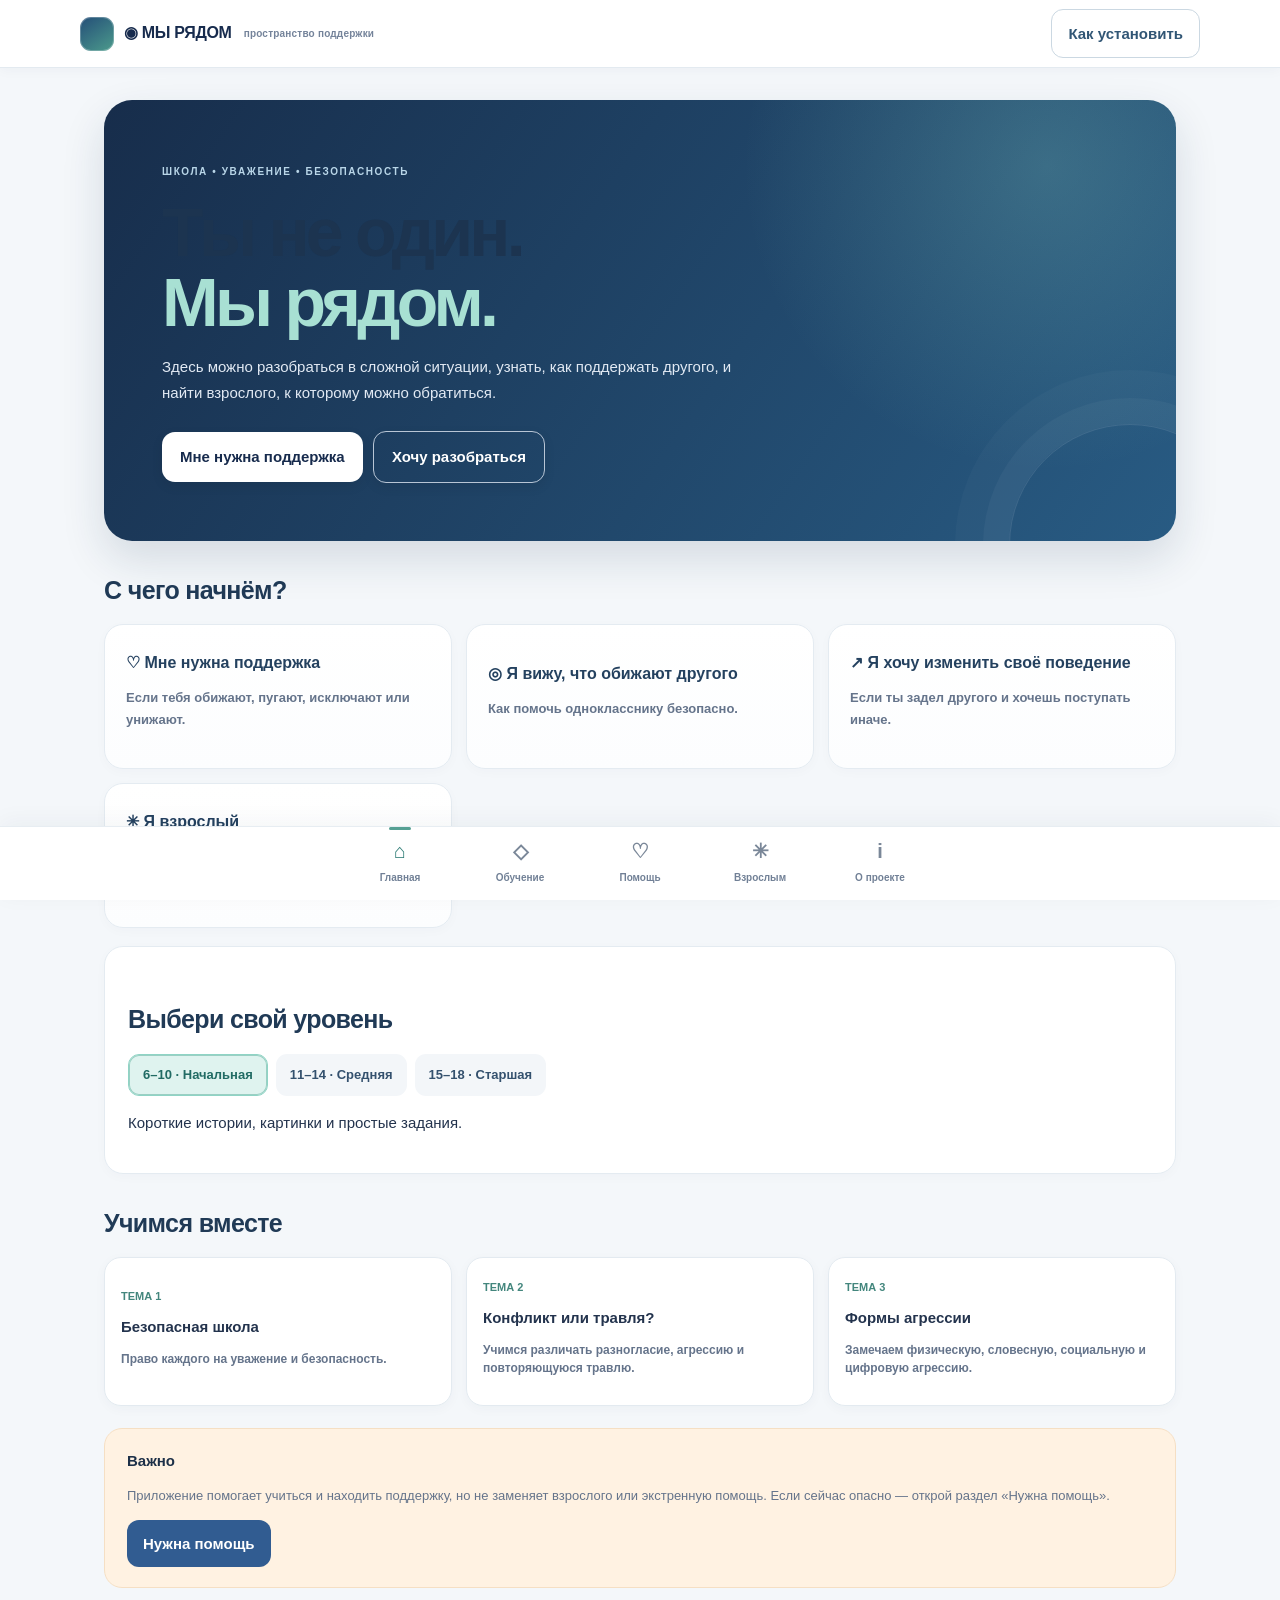
<file: index.html>
<!doctype html>
<html lang="ru"><head><meta charset="utf-8"><meta name="viewport" content="width=device-width,initial-scale=1,viewport-fit=cover"><meta name="theme-color" content="#172b4d"><meta name="description" content="МЫ РЯДОМ — пространство школьной безопасности и поддержки"><link rel="manifest" href="./manifest.webmanifest"><link rel="icon" href="./assets/icon.svg"><link rel="apple-touch-icon" href="./assets/icon-192.png"><link rel="stylesheet" href="./styles.css"><title>МЫ РЯДОМ</title></head>
<body><header><button class="brand" data-page="home">◉ МЫ РЯДОМ <small>пространство поддержки</small></button><button id="install" hidden>Установить</button><button type="button" class="ghost" data-page="about">Как установить</button></header><main>
<div id="docViewer" class="doc-viewer" aria-hidden="true"><div class="doc-backdrop" data-doc-close></div><section class="doc-dialog" role="dialog" aria-modal="true" aria-labelledby="docTitle" tabindex="-1"><header class="doc-toolbar"><div><span class="kicker">БИБЛИОТЕКА ПРОЕКТА</span><h2 id="docTitle">Материал для школы</h2></div><button class="doc-close" data-doc-close aria-label="Закрыть">×</button></header><div id="docBody" class="doc-body"><p>Загрузка материала…</p></div><footer class="doc-footer"><span>Материал проекта «МЫ РЯДОМ»</span><button class="ghost" data-doc-close>Закрыть</button></footer></section></div>
<section id="home" class="page active"><div class="hero"><span>ШКОЛА • УВАЖЕНИЕ • БЕЗОПАСНОСТЬ</span><h1>Ты не один.<br><em>Мы рядом.</em></h1><p>Здесь можно разобраться в сложной ситуации, узнать, как поддержать другого, и найти взрослого, к которому можно обратиться.</p><button data-page="support">Мне нужна поддержка</button> <button data-page="learn" class="ghost">Хочу разобраться</button></div>
<h2>С чего начнём?</h2><div class="grid">
<button class="tile" data-page="support"><b>♡ Мне нужна поддержка</b><p>Если тебя обижают, пугают, исключают или унижают.</p></button>
<button class="tile" data-page="witness"><b>◎ Я вижу, что обижают другого</b><p>Как помочь однокласснику безопасно.</p></button>
<button class="tile" data-page="change"><b>↗ Я хочу изменить своё поведение</b><p>Если ты задел другого и хочешь поступать иначе.</p></button>
<button class="tile" data-page="adults"><b>✳ Я взрослый</b><p>Материалы для родителей, педагогов и специалистов.</p></button></div>
<div class="panel"><h2>Выбери свой уровень</h2><div class="ages"><button data-age="junior" class="chosen">6–10 · Начальная</button><button data-age="middle">11–14 · Средняя</button><button data-age="senior">15–18 · Старшая</button></div><p id="ageText">Короткие истории, картинки и простые задания.</p></div><h2>Учимся вместе</h2><div id="homeModules" class="grid"></div>
<div class="notice"><b>Важно</b><p>Приложение помогает учиться и находить поддержку, но не заменяет взрослого или экстренную помощь. Если сейчас опасно — открой раздел «Нужна помощь».</p><button data-page="help">Нужна помощь</button></div></section>

<section id="support" class="page"><span class="kicker">МАРШРУТ ПОДДЕРЖКИ</span><h1>Если обижают тебя</h1><p class="lead">То, что с тобой происходит, важно. Ты заслуживаешь безопасности и уважения. Ты не обязан справляться в одиночку.</p>
<div class="steps"><article><b>01 · Сначала безопасность</b><p>Если тебе угрожают или причиняют вред, уйди туда, где есть безопасные взрослые. Не пытайся в одиночку остановить опасную ситуацию.</p></article><article><b>02 · Ты не виноват</b><p>Внешность, интересы, оценки, одежда или особенности человека не оправдывают унижение и насилие.</p></article><article><b>03 · Расскажи взрослому</b><p>Родителю, классному руководителю, школьному психологу, социальному педагогу или другому взрослому, которому доверяешь. Если первый не помог — обратись к другому.</p></article><article><b>04 · Не нужно собирать доказательства</b><p>Расскажи взрослому своими словами, что произошло и где сейчас нужна помощь. Не нужно самостоятельно записывать даты, сохранять скриншоты, копировать переписки или собирать доказательства. Если дополнительная информация потребуется, взрослый организует дальнейшие действия безопасным способом.</p></article><article><b>05 · Попроси взрослого помочь дальше</b><p>Важно не только поговорить, но и проверить, что ситуация прекратилась и нет давления за обращение.</p></article></div><div class="notice"><b>Можно начать с одной фразы</b><p>«Мне нужна помощь. В школе происходит то, из-за чего мне страшно или неприятно. Пожалуйста, выслушай меня и помоги разобраться».</p></div><button data-page="help">Куда обратиться</button></section>

<section id="witness" class="page"><span class="kicker">МАРШРУТ СВИДЕТЕЛЯ</span><h1>Если обижают другого</h1><div class="steps"><article><b>Не поддерживай унижение</b><p>Не смейся, не ставь реакции, не пересылай обидные публикации.</p></article><article><b>Поддержи после ситуации</b><p>«Я видел, что произошло. Хочешь, я побуду рядом или помогу обратиться к взрослому?»</p></article><article><b>Сообщи безопасному взрослому</b><p>Расскажи конкретно, что видел. Не устраивай публичное выяснение.</p></article><article><b>Не рискуй собой</b><p>Не вмешивайся физически в опасную ситуацию. Позови взрослого.</p></article></div></section>

<section id="change" class="page"><span class="kicker">МАРШРУТ ОТВЕТСТВЕННОСТИ</span><h1>Если ты причинил кому-то вред</h1><p class="lead">Можно признать поступок и изменить поведение. Важно остановить вред и взять ответственность.</p><div class="steps"><article><b>01 · Останови действие</b><p>Прекрати обидные слова, сообщения, угрозы, исключение из группы или давление.</p></article><article><b>02 · Посмотри на последствия</b><p>Намерение пошутить не отменяет причинённого вреда.</p></article><article><b>03 · Не оправдывайся и не обвиняй</b><p>«Сам виноват» и «ты слишком чувствительный» не помогают исправить ситуацию.</p></article><article><b>04 · Обратись за помощью</b><p>Попроси взрослого помочь изменить поведение.</p></article><article><b>05 · Уважай границы</b><p>Извинение не должно требовать от пострадавшего простить тебя или общаться с тобой.</p></article></div></section>

<section id="adults" class="page"><span class="kicker">ДЛЯ ВЗРОСЛЫХ</span><h1>Взрослый рядом</h1><a class="tile library-entry" href="./lesson-library.html"><b>▤ Библиотека занятий</b><p>Основные занятия, дополнительные материалы, режим ученика с возрастной адаптацией, заданиями и локальным отслеживанием прогресса.</p></a><div class="tabs"><button data-tab="parents" class="chosen">Родителям</button><button data-tab="teachers">Педагогам</button><button data-tab="specialists">Специалистам</button><button data-tab="school">План школы</button><button data-tab="cabinet">Кабинет школы</button><button data-tab="psychologist">Психологу</button><button data-tab="methodist">Методисту</button></div><div id="adultText" class="panel"></div></section>

<section id="learn" class="page"><span class="kicker">ОБРАЗОВАТЕЛЬНАЯ ПРОГРАММА</span><h1>Учимся понимать друг друга</h1><p class="lead">12 тем в трёх возрастных версиях: 6–10, 11–14 и 15–18 лет. В библиотеке — единый маршрут по 10 направлениям, объяснения, задания и проверка понимания. Это обучение, а не психологическая диагностика.</p><div class="panel"><b id="progress">Изучено 0 из 36 возрастных модулей</b><div class="bar"><i id="bar"></i></div><button id="reset" class="ghost progress-reset">Сбросить прогресс на этом устройстве</button><a class="tile learning-route-link" href="./lesson-library.html?mode=student"><b>Открыть учебный маршрут по 10 направлениям →</b><small>Возрастная группа, задания, тесты и сохранение текущего этапа на этом устройстве.</small></a></div><div id="moduleGrid" class="grid"></div><h2>Интерактивные ситуации</h2><div id="cases" class="grid"></div></section>

<section id="scenario" class="page"><button data-page="learn" class="ghost">← К темам</button><div id="scenarioContent" class="panel"></div></section>

<section id="help" class="page"><span class="kicker">ТЫ МОЖЕШЬ ОБРАТИТЬСЯ ЗА ПОМОЩЬЮ</span><h1>Нужна помощь сейчас?</h1><div class="urgent"><strong>112</strong><div><b>Экстренные службы</b><p>Если есть непосредственная угроза жизни или здоровью, позови взрослого рядом и обратись в экстренные службы.</p></div><a href="tel:112">Позвонить 112</a></div><div class="panel dark"><span>БЕСПЛАТНО · АНОНИМНО · КРУГЛОСУТОЧНО</span><h2>Детский телефон доверия</h2><p>Для детей, подростков и родителей.</p><a class="bigphone" href="tel:124">124</a><p><a href="tel:88002000122">8 800 2000-122</a></p></div><div class="notice"><b>Если не получается дозвониться</b><p>Обратись к доверенному взрослому, школьному психологу, социальному педагогу или администрации школы.</p></div><small>Контакты сверены по актуальной публикации Уполномоченного при Президенте РФ по правам ребёнка за 2026 год. Перед публичным запуском проверить доступность короткого номера у операторов и региональную маршрутизацию.</small></section>

<section id="about" class="page"><span class="kicker">О ПРОЕКТЕ</span><h1>МЫ РЯДОМ</h1><p class="lead">Образовательное пространство профилактики травли, развития культуры уважения и поддержки в школе.</p><div class="grid"><article class="tile"><b>Что такое травля?</b><p>Травля (буллинг) — повторяющееся агрессивное поведение, при котором есть реальный или воспринимаемый дисбаланс сил и человеку трудно защитить себя. Это не диагноз и не юридическая квалификация случая.</p></article><article class="tile"><b>Чем приложение не является</b><p>Это не экстренная служба, не медицинская и не психотерапевтическая услуга, не система расследования.</p></article><article class="tile"><b>Конфиденциальность</b><p>Нет аккаунтов, чатов, аналитики и серверного хранения пользовательских историй. Прогресс хранится локально.</p></article><article class="tile"><b>Возрастная адаптация</b><p>Диапазоны — проектная сегментация контента, а не строгие возрастные границы возникновения травли.</p></article></div><div class="panel"><h2>Источники</h2><p><a href="https://docs.edu.gov.ru/document/4bbe134c3a6f2af77697311de9027567/" target="_blank" rel="noopener">Минпросвещения — памятка по противодействию травле (2025)</a></p><p><a href="https://edu.gov.ru/press/10857/minprosvescheniya-rf-utverdilo-instrukcii-po-deystviyam-pedagogov-v-konfliktnyh-situaciyah/" target="_blank" rel="noopener">Минпросвещения — инструкции педагогам (2025)</a></p><p><a href="https://www.unesco.org/en/articles/what-you-need-know-about-school-violence-and-bullying" target="_blank" rel="noopener">UNESCO — школьное насилие и травля</a></p><p><a href="https://www.who.int/publications/i/item/school-based-violence-prevention-a-practical-handbook" target="_blank" rel="noopener">WHO / UNESCO / UNICEF — руководство по профилактике</a></p><p><a href="https://deti.gov.ru/Press-Centr/region-news/20277" target="_blank" rel="noopener">Детский телефон доверия</a></p></div><div class="panel"><h2>Материалы для школы</h2><p><a href="./docs/05_ANNUAL_PLAN_RU.md" data-doc="./docs/05_ANNUAL_PLAN_RU.md">Годовой план профилактических занятий</a></p><p><a href="./docs/06_TEACHER_GUIDE_RU.md" data-doc="./docs/06_TEACHER_GUIDE_RU.md">Руководство педагогу и сценарии занятий</a></p><p><a href="./docs/07_PARENT_GUIDE_RU.md" data-doc="./docs/07_PARENT_GUIDE_RU.md">Памятка для родителей</a></p><p><a href="./docs/08_FULL_LESSON_PROGRAM_RU.md" data-doc="./docs/08_FULL_LESSON_PROGRAM_RU.md">10 подробных сценариев занятий</a></p><p><a href="./docs/09_STUDENT_WORKSHEETS_RU.md" data-doc="./docs/09_STUDENT_WORKSHEETS_RU.md">Рабочие листы для учащихся</a></p><p><a href="./docs/10_SCHOOL_CABINET_RU.md" data-doc="./docs/10_SCHOOL_CABINET_RU.md">Кабинет школы: руководство и алгоритмы</a></p><p><a href="./docs/11_SCHOOL_YEAR_CHECKLIST_RU.md" data-doc="./docs/11_SCHOOL_YEAR_CHECKLIST_RU.md">Календарный чек-лист профилактики</a></p><p><a href="./docs/00_DOCS_INDEX_RU.md" data-doc="./docs/00_DOCS_INDEX_RU.md">Все документы проекта</a></p><div id="customDocLinks" aria-live="polite"></div></div><div class="panel" id="install-instructions"><h2>Установка на телефон</h2><p>«МЫ РЯДОМ» можно добавить на главный экран и открывать как обычное приложение. Установка бесплатная, отдельный магазин приложений не требуется.</p><div class="steps"><article><b>iPhone / iPad</b><p>Открой сайт в Safari → нажми «Поделиться» (квадрат со стрелкой вверх) → выбери «На экран Домой» → нажми «Добавить». Если пункта нет, прокрути список действий вниз.</p></article><article><b>Android</b><p>Открой сайт в Chrome → меню ⋮ → «Установить приложение» или «Добавить на главный экран» → подтверди установку. Если вверху появился пункт «Установить», можно нажать его.</p></article><article><b>Компьютер</b><p>В Chrome или Edge открой сайт и выбери значок установки в адресной строке либо меню браузера → «Установить приложение».</p></article></div><p><b>Важно:</b> сначала открой приложение при подключении к интернету. После первой загрузки часть материалов будет доступна без сети. Обновления появятся после подключения к интернету.</p></div><div class="notice"><b>Перед внедрением в школе</b><p>Материалы являются проектной образовательной разработкой. До использования в образовательной организации необходимы экспертная проверка школьным психологом, методистом, юристом и специалистом по информационной безопасности, а также сверка с действующими нормативными документами и локальными актами школы. Приложение не является официально одобренной Минпросвещения программой и не заявляет о подтверждённом соответствии ФГОС.</p></div></section>
</main><nav><button data-page="home" class="nav chosen">⌂<small>Главная</small></button><button data-page="learn" class="nav">◇<small>Обучение</small></button><button data-page="help" class="nav">♡<small>Помощь</small></button><button data-page="adults" class="nav">✳<small>Взрослым</small></button><button data-page="about" class="nav">i<small>О проекте</small></button></nav><script src="./app.js" defer></script></body></html>
</file>
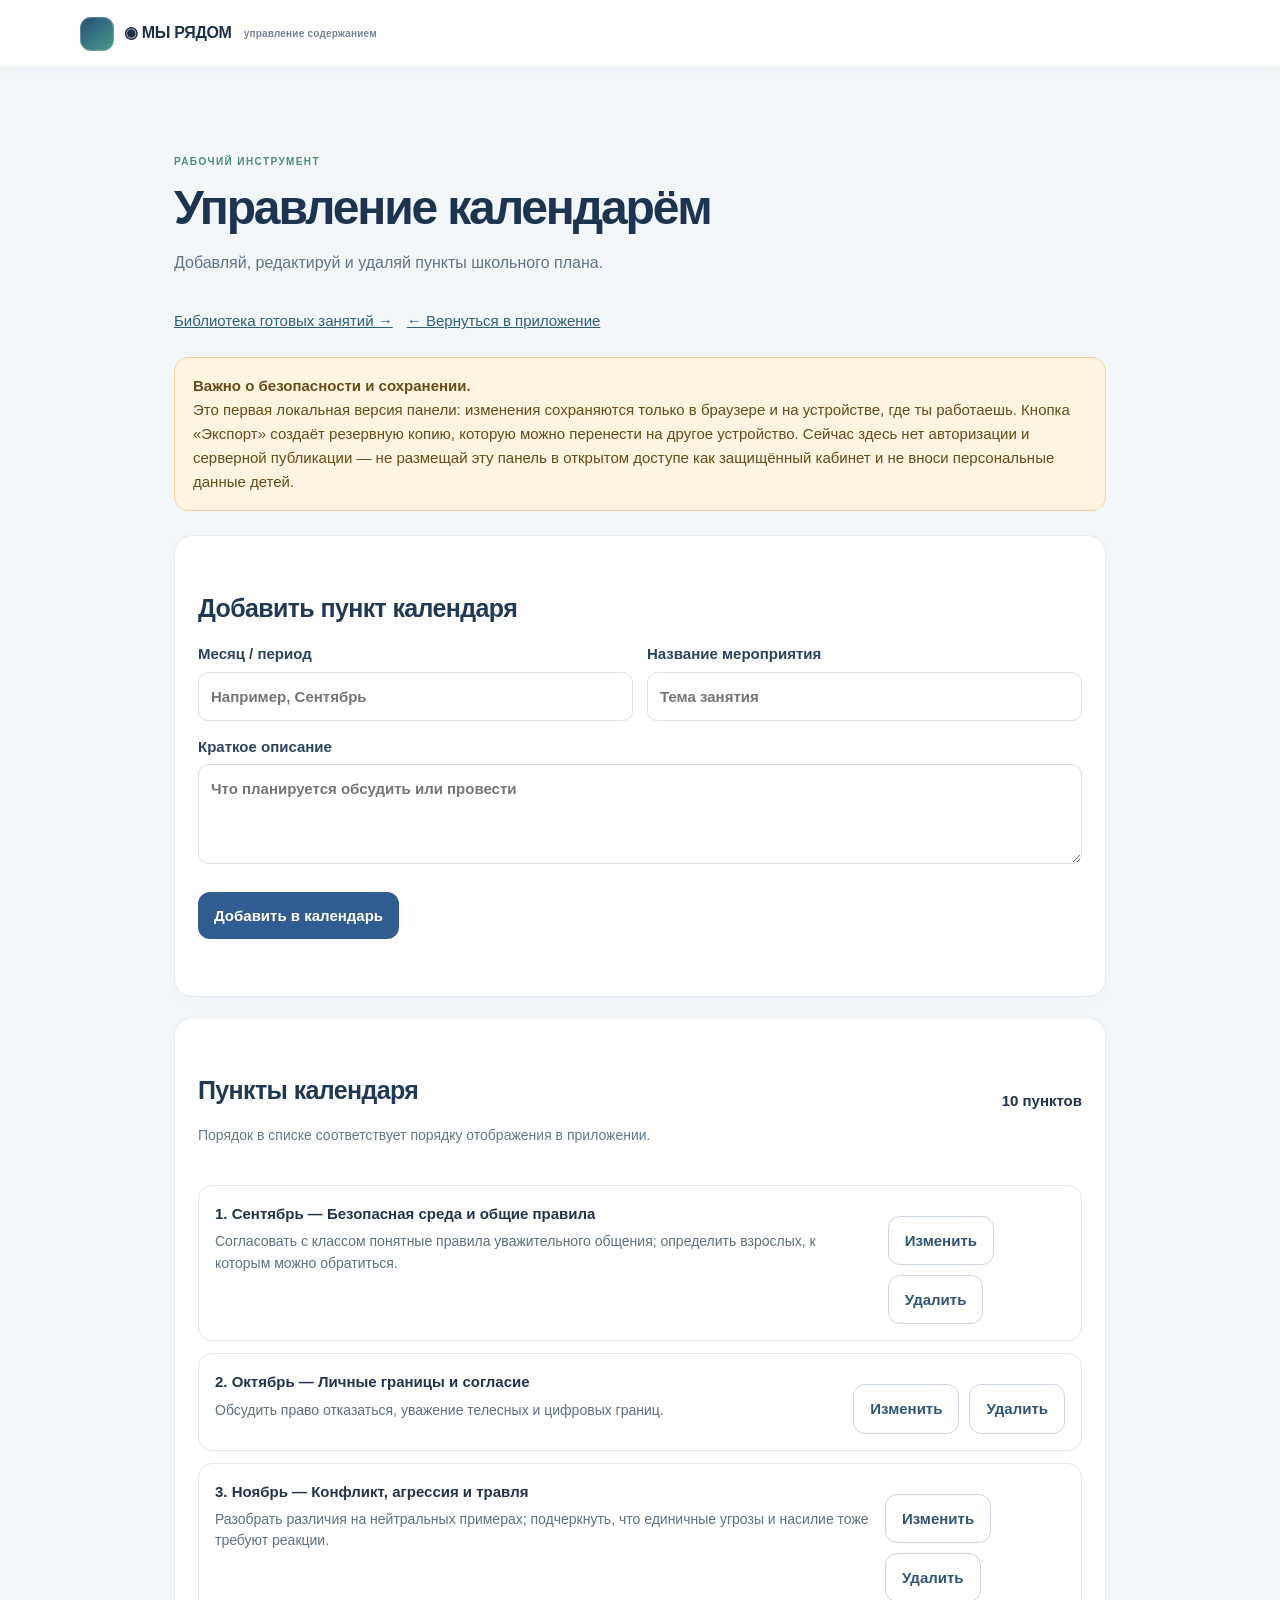
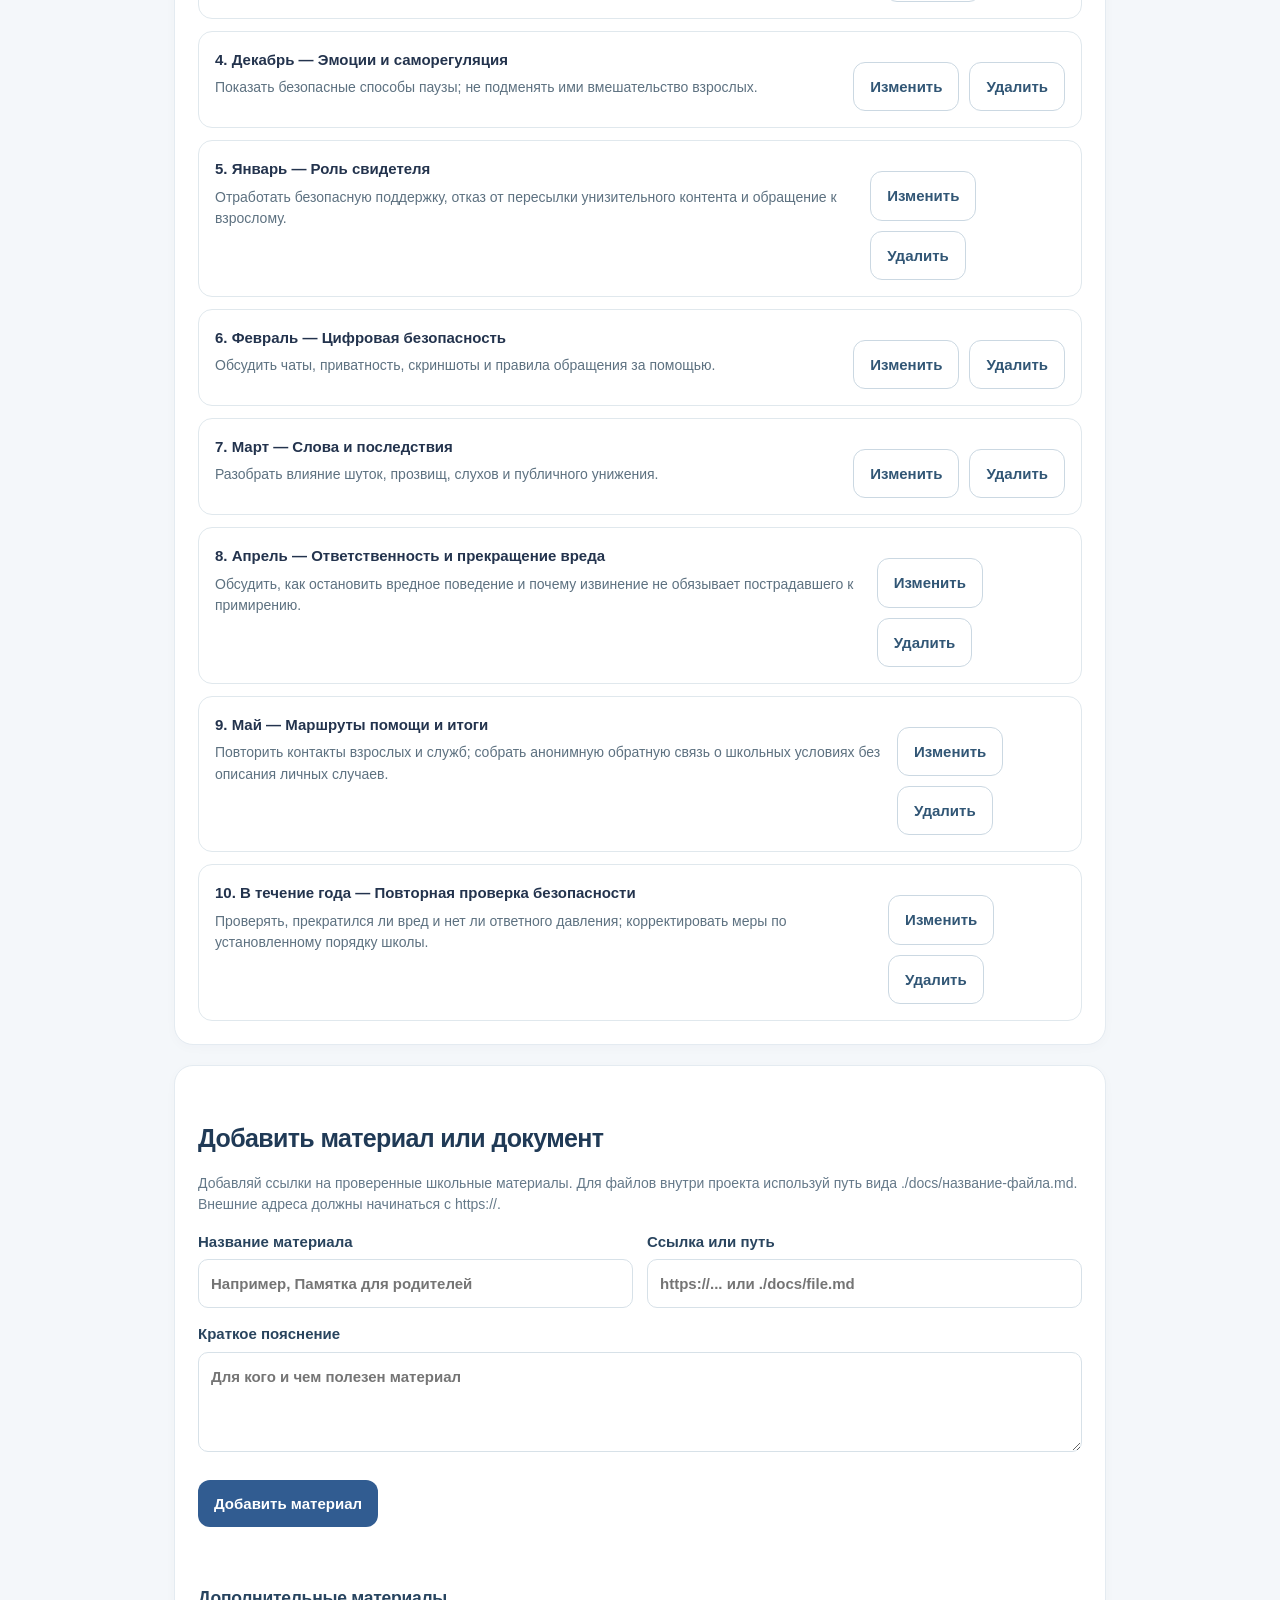
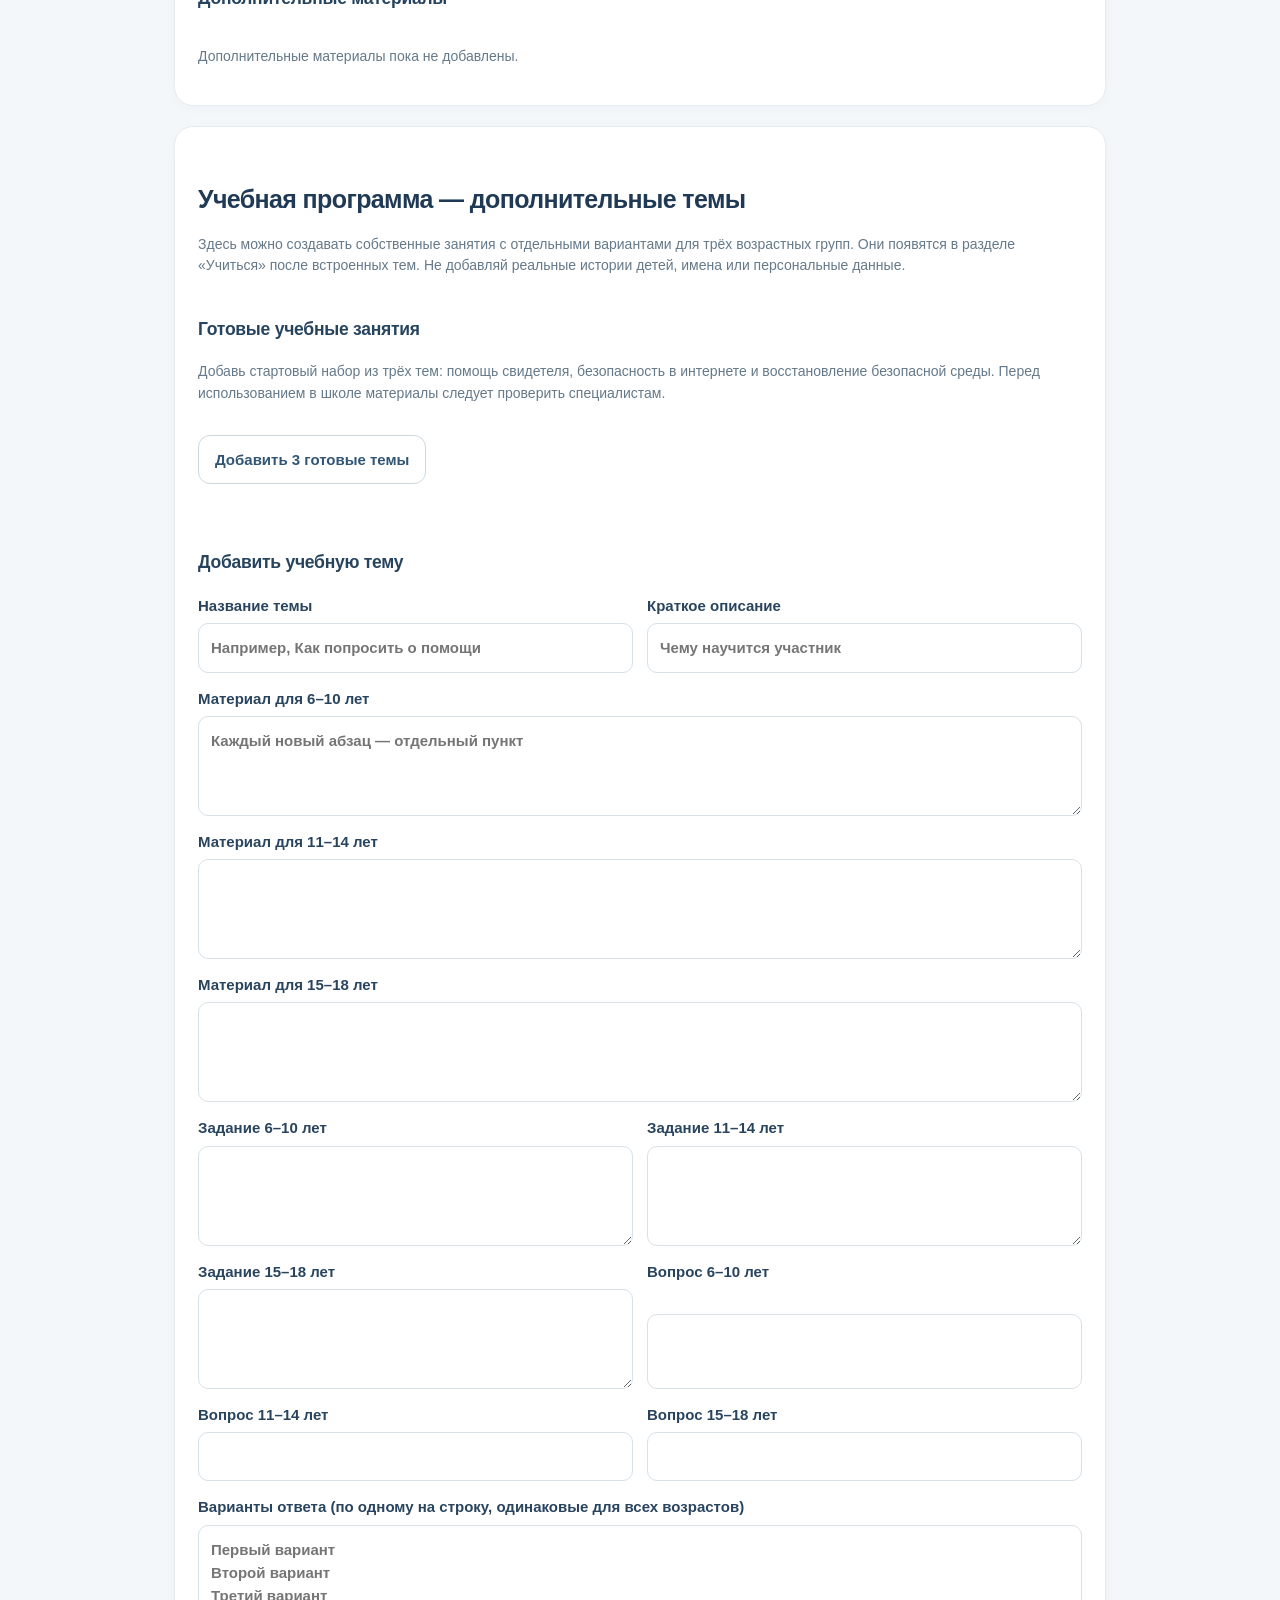
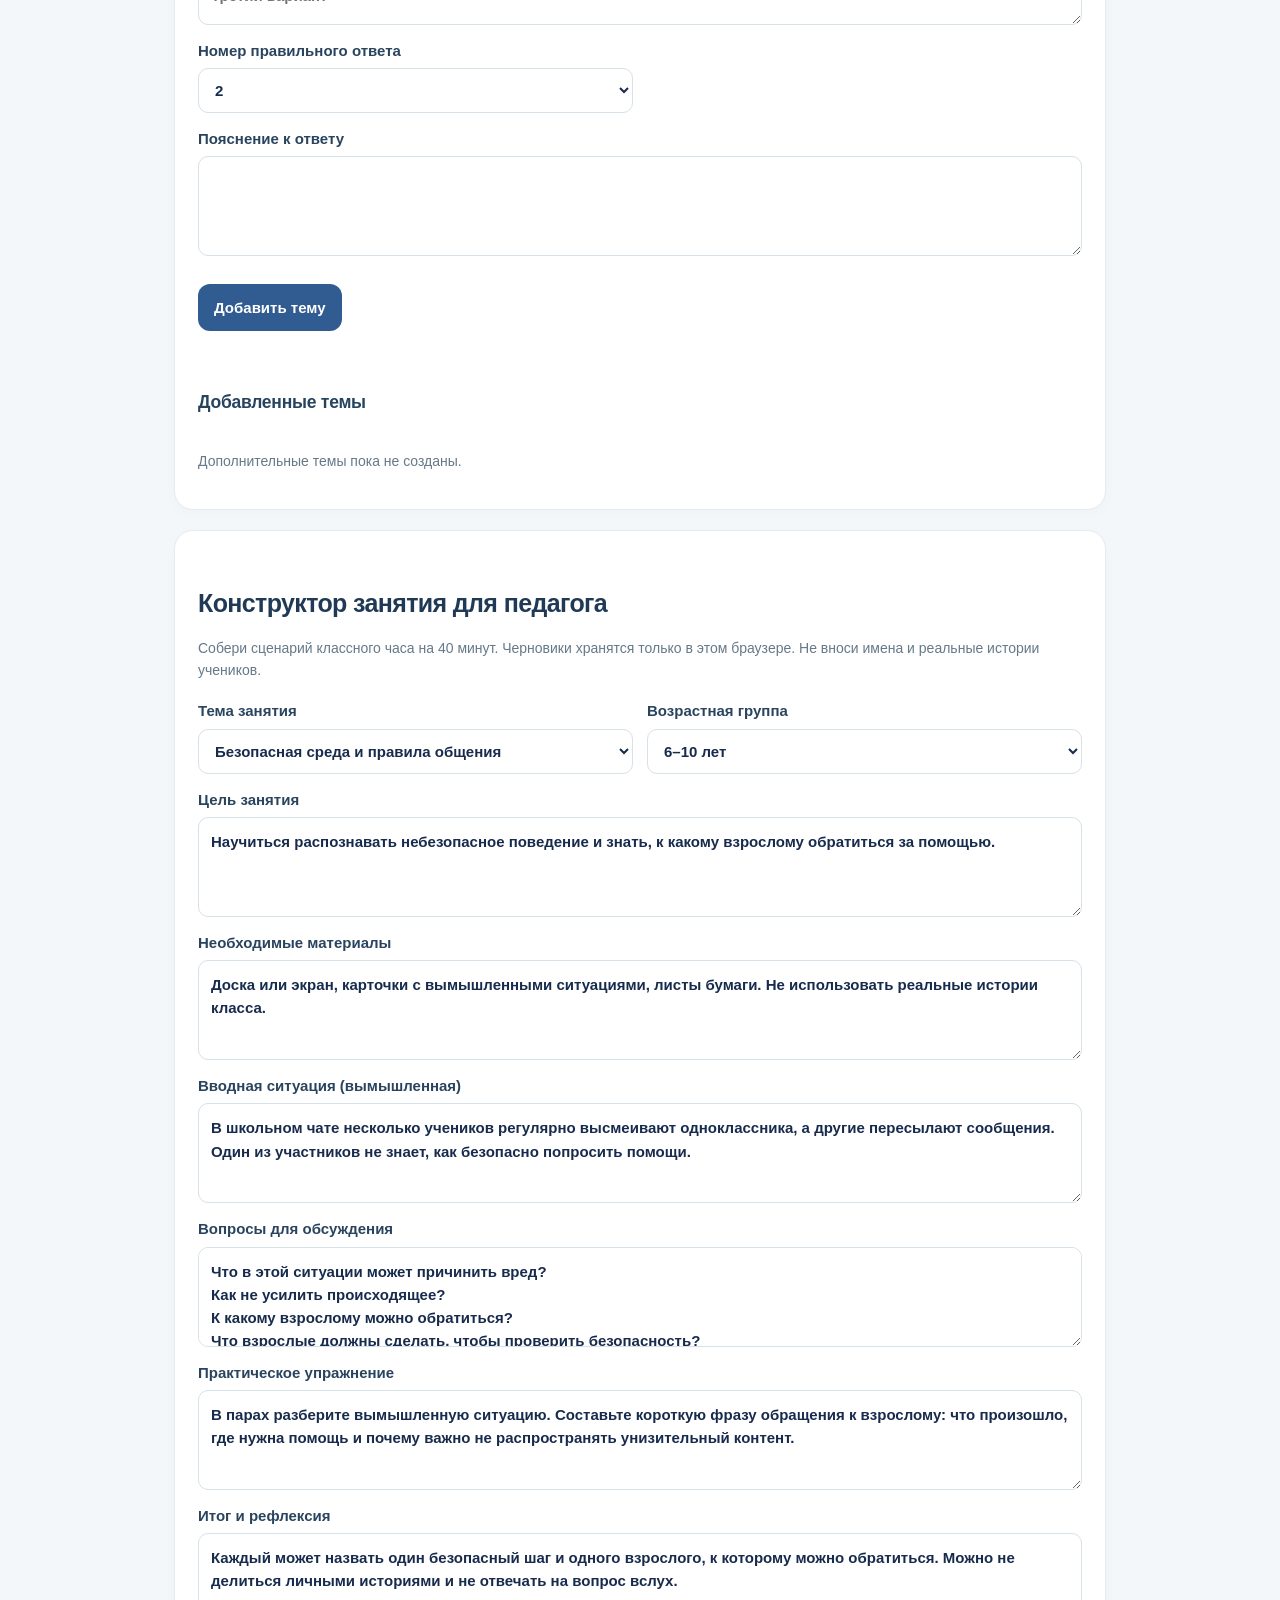
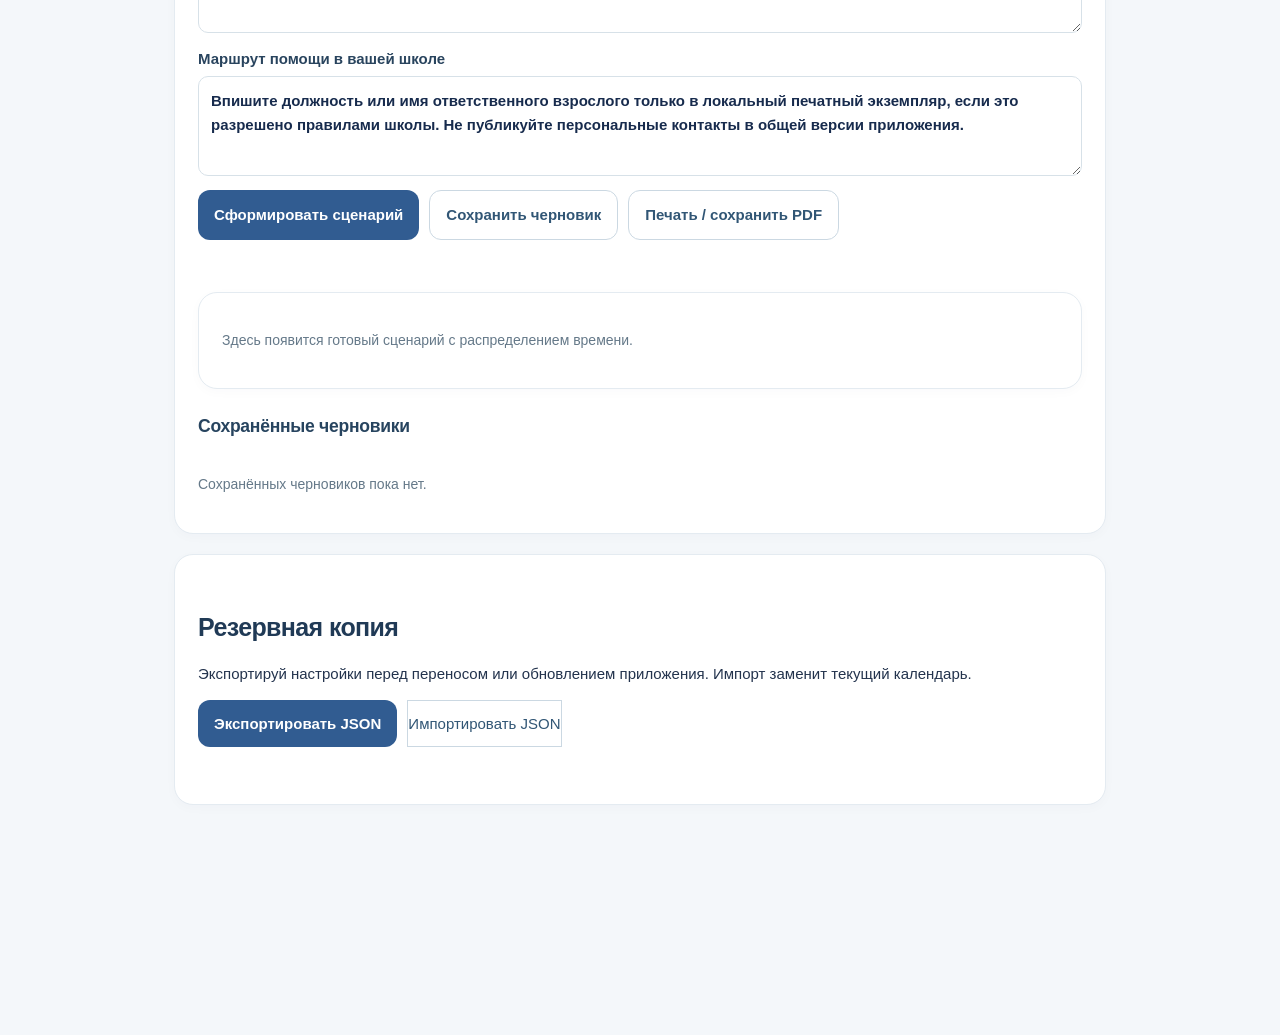
<file: admin.html>
<!doctype html>
<html lang="ru"><head><meta charset="utf-8"><meta name="viewport" content="width=device-width,initial-scale=1"><meta name="theme-color" content="#172b4d"><title>Управление — МЫ РЯДОМ</title><link rel="stylesheet" href="./styles.css"><link rel="icon" href="./assets/icon.svg"><style>
.admin-wrap{width:min(100% - 32px,980px);margin:32px auto 80px}.admin-top{display:flex;justify-content:space-between;align-items:center;gap:16px;flex-wrap:wrap;margin-bottom:24px}.admin-top a{color:#2d617b}.admin-warning{background:#fff4df;border:1px solid #f0d39b;color:#674b18;padding:16px 18px;border-radius:14px;line-height:1.6;margin:18px 0 24px}.admin-form{display:grid;grid-template-columns:1fr 1fr;gap:14px}.admin-form label{display:grid;gap:6px;font-weight:650;color:#29445e}.admin-form input,.admin-form textarea{width:100%;border:1px solid #d7e1e8;border-radius:10px;padding:12px;font:inherit;color:#172b4d;background:white}.admin-form textarea{min-height:100px;resize:vertical}.admin-form .wide{grid-column:1/-1}.admin-actions{display:flex;gap:10px;flex-wrap:wrap;margin-top:14px}.admin-list{display:grid;gap:12px;margin-top:20px}.admin-item{display:flex;justify-content:space-between;align-items:flex-start;gap:14px;background:white;border:1px solid #e0e8ed;border-radius:14px;padding:16px}.admin-item p{margin:6px 0 0;color:#5d7180;font-size:14px}.admin-item button{flex:0 0 auto}.admin-status{min-height:24px;margin-top:10px;color:#276b58;font-weight:650}.admin-muted{color:#657989;font-size:14px}.admin-form select{width:100%;border:1px solid #d7e1e8;border-radius:10px;padding:12px;font:inherit;color:#172b4d;background:white}.admin-item small{display:block;color:#718493;margin-top:5px;overflow-wrap:anywhere}@media(max-width:620px){.admin-form{grid-template-columns:1fr}.admin-form .wide{grid-column:auto}.admin-item{display:block}.admin-item .admin-actions{margin-top:12px}}
</style></head><body><header><a class="brand" href="./index.html" style="text-decoration:none;color:inherit">◉ МЫ РЯДОМ <small>управление содержанием</small></a></header>
<main class="admin-wrap"><div class="admin-top"><div><span class="kicker">РАБОЧИЙ ИНСТРУМЕНТ</span><h1>Управление календарём</h1><p class="lead">Добавляй, редактируй и удаляй пункты школьного плана.</p></div><div style="display:flex;gap:14px;flex-wrap:wrap"><a href="./lesson-library.html">Библиотека готовых занятий →</a><a href="./index.html">← Вернуться в приложение</a></div></div>
<div class="admin-warning"><b>Важно о безопасности и сохранении.</b><br>Это первая локальная версия панели: изменения сохраняются только в браузере и на устройстве, где ты работаешь. Кнопка «Экспорт» создаёт резервную копию, которую можно перенести на другое устройство. Сейчас здесь нет авторизации и серверной публикации — не размещай эту панель в открытом доступе как защищённый кабинет и не вноси персональные данные детей.</div>
<section class="panel"><h2 id="formTitle">Добавить пункт календаря</h2><form id="eventForm" class="admin-form"><label>Месяц / период<input id="eventMonth" maxlength="50" required placeholder="Например, Сентябрь"></label><label>Название мероприятия<input id="eventName" maxlength="120" required placeholder="Тема занятия"></label><label class="wide">Краткое описание<textarea id="eventDescription" maxlength="500" required placeholder="Что планируется обсудить или провести"></textarea></label><div class="wide admin-actions"><button type="submit" id="saveEvent">Добавить в календарь</button><button type="button" class="ghost" id="cancelEdit" hidden>Отменить редактирование</button></div></form><div id="formStatus" class="admin-status" role="status" aria-live="polite"></div></section>
<section class="panel" style="margin-top:20px"><div class="admin-top"><div><h2>Пункты календаря</h2><p class="admin-muted">Порядок в списке соответствует порядку отображения в приложении.</p></div><strong id="eventCount">0 пунктов</strong></div><div id="eventList" class="admin-list"></div></section>
<section class="panel" style="margin-top:20px"><h2 id="resourceFormTitle">Добавить материал или документ</h2><p class="admin-muted">Добавляй ссылки на проверенные школьные материалы. Для файлов внутри проекта используй путь вида ./docs/название-файла.md. Внешние адреса должны начинаться с https://.</p><form id="resourceForm" class="admin-form"><label>Название материала<input id="resourceName" maxlength="120" required placeholder="Например, Памятка для родителей"></label><label>Ссылка или путь<input id="resourceUrl" maxlength="500" required placeholder="https://... или ./docs/file.md"></label><label class="wide">Краткое пояснение<textarea id="resourceDescription" maxlength="300" placeholder="Для кого и чем полезен материал"></textarea></label><div class="wide admin-actions"><button type="submit" id="saveResource">Добавить материал</button><button type="button" class="ghost" id="cancelResourceEdit" hidden>Отменить редактирование</button></div></form><div id="resourceStatus" class="admin-status" role="status" aria-live="polite"></div><h3 style="margin-top:24px">Дополнительные материалы</h3><div id="resourceList" class="admin-list"></div></section>
<section class="panel" style="margin-top:20px"><h2>Учебная программа — дополнительные темы</h2><p class="admin-muted">Здесь можно создавать собственные занятия с отдельными вариантами для трёх возрастных групп. Они появятся в разделе «Учиться» после встроенных тем. Не добавляй реальные истории детей, имена или персональные данные.</p><div class="admin-top" style="margin-top:22px"><div><h3>Готовые учебные занятия</h3><p class="admin-muted">Добавь стартовый набор из трёх тем: помощь свидетеля, безопасность в интернете и восстановление безопасной среды. Перед использованием в школе материалы следует проверить специалистам.</p></div><button type="button" class="ghost" id="addStarterLessons">Добавить 3 готовые темы</button></div><div id="starterStatus" class="admin-status" role="status" aria-live="polite"></div><h3 id="lessonFormTitle">Добавить учебную тему</h3><form id="lessonForm" class="admin-form"><label>Название темы<input id="lessonTitle" maxlength="100" required placeholder="Например, Как попросить о помощи"></label><label>Краткое описание<input id="lessonDesc" maxlength="220" required placeholder="Чему научится участник"></label><label class="wide">Материал для 6–10 лет<textarea id="lessonJunior" maxlength="1800" required placeholder="Каждый новый абзац — отдельный пункт"></textarea></label><label class="wide">Материал для 11–14 лет<textarea id="lessonMiddle" maxlength="1800" required></textarea></label><label class="wide">Материал для 15–18 лет<textarea id="lessonSenior" maxlength="1800" required></textarea></label><label>Задание 6–10 лет<textarea id="taskJunior" maxlength="500" required></textarea></label><label>Задание 11–14 лет<textarea id="taskMiddle" maxlength="500" required></textarea></label><label>Задание 15–18 лет<textarea id="taskSenior" maxlength="500" required></textarea></label><label>Вопрос 6–10 лет<input id="quizJunior" maxlength="240" required></label><label>Вопрос 11–14 лет<input id="quizMiddle" maxlength="240" required></label><label>Вопрос 15–18 лет<input id="quizSenior" maxlength="240" required></label><label class="wide">Варианты ответа (по одному на строку, одинаковые для всех возрастов)<textarea id="lessonOptions" maxlength="700" required placeholder="Первый вариант&#10;Второй вариант&#10;Третий вариант"></textarea></label><label>Номер правильного ответа<select id="lessonCorrect"><option value="0">1</option><option value="1" selected>2</option><option value="2">3</option></select></label><label class="wide">Пояснение к ответу<textarea id="lessonFeedback" maxlength="600" required></textarea></label><div class="wide admin-actions"><button type="submit" id="saveLesson">Добавить тему</button><button type="button" class="ghost" id="cancelLessonEdit" hidden>Отменить редактирование</button></div></form><div id="lessonStatus" class="admin-status" role="status" aria-live="polite"></div><h3 style="margin-top:24px">Добавленные темы</h3><div id="lessonList" class="admin-list"></div></section>
<section class="panel" style="margin-top:20px" id="lessonBuilder"><h2>Конструктор занятия для педагога</h2><p class="admin-muted">Собери сценарий классного часа на 40 минут. Черновики хранятся только в этом браузере. Не вноси имена и реальные истории учеников.</p>
<div class="admin-form" style="margin-top:18px">
<label>Тема занятия<select id="builderTopic"><option>Безопасная среда и правила общения</option><option>Личные границы и согласие</option><option>Конфликт, агрессия и травля</option><option>Роль свидетеля и безопасная помощь</option><option>Цифровая безопасность</option><option>Слова, шутки и последствия</option><option>Ответственность и прекращение вреда</option><option>Куда обратиться за помощью</option></select></label>
<label>Возрастная группа<select id="builderAge"><option value="junior">6–10 лет</option><option value="middle">11–14 лет</option><option value="senior">15–18 лет</option></select></label>
<label class="wide">Цель занятия<textarea id="builderGoal" maxlength="500">Научиться распознавать небезопасное поведение и знать, к какому взрослому обратиться за помощью.</textarea></label>
<label class="wide">Необходимые материалы<textarea id="builderMaterials" maxlength="500">Доска или экран, карточки с вымышленными ситуациями, листы бумаги. Не использовать реальные истории класса.</textarea></label>
<label class="wide">Вводная ситуация (вымышленная)<textarea id="builderCase" maxlength="900">В школьном чате несколько учеников регулярно высмеивают одноклассника, а другие пересылают сообщения. Один из участников не знает, как безопасно попросить помощи.</textarea></label>
<label class="wide">Вопросы для обсуждения<textarea id="builderQuestions" maxlength="900">Что в этой ситуации может причинить вред?
Как не усилить происходящее?
К какому взрослому можно обратиться?
Что взрослые должны сделать, чтобы проверить безопасность?</textarea></label>
<label class="wide">Практическое упражнение<textarea id="builderExercise" maxlength="900">В парах разберите вымышленную ситуацию. Составьте короткую фразу обращения к взрослому: что произошло, где нужна помощь и почему важно не распространять унизительный контент.</textarea></label>
<label class="wide">Итог и рефлексия<textarea id="builderReflection" maxlength="600">Каждый может назвать один безопасный шаг и одного взрослого, к которому можно обратиться. Можно не делиться личными историями и не отвечать на вопрос вслух.</textarea></label>
<label class="wide">Маршрут помощи в вашей школе<textarea id="builderHelp" maxlength="600">Впишите должность или имя ответственного взрослого только в локальный печатный экземпляр, если это разрешено правилами школы. Не публикуйте персональные контакты в общей версии приложения.</textarea></label>
</div><div class="admin-actions"><button type="button" id="buildLesson">Сформировать сценарий</button><button type="button" class="ghost" id="saveLessonDraft">Сохранить черновик</button><button type="button" class="ghost" id="printLesson" disabled>Печать / сохранить PDF</button></div><div id="builderStatus" class="admin-status" role="status" aria-live="polite"></div><div id="lessonPreview" class="panel" style="margin-top:18px" aria-live="polite"><p class="admin-muted">Здесь появится готовый сценарий с распределением времени.</p></div><h3 style="margin-top:24px">Сохранённые черновики</h3><div id="lessonDraftList" class="admin-list"></div></section>
<section class="panel" style="margin-top:20px"><h2>Резервная копия</h2><p>Экспортируй настройки перед переносом или обновлением приложения. Импорт заменит текущий календарь.</p><div class="admin-actions"><button id="exportData">Экспортировать JSON</button><label class="button ghost" for="importFile" style="display:inline-flex;align-items:center;cursor:pointer">Импортировать JSON</label><input id="importFile" type="file" accept="application/json,.json" hidden></div><div id="backupStatus" class="admin-status" role="status" aria-live="polite"></div></section>
</main><script src="./admin.js" defer></script><script>
/* Независимый конструктор сценариев. Отдельный файл, чтобы ошибка в других
   разделах панели администратора не отключала формирование занятия. */
(() => {
  'use strict';
  const $ = id => document.getElementById(id);
  const ids = ['builderTopic','builderAge','builderGoal','builderMaterials','builderCase','builderQuestions','builderExercise','builderReflection','builderHelp','buildLesson','saveLessonDraft','printLesson','builderStatus','lessonPreview','lessonDraftList'];
  const missing = ids.filter(id => !$(id));
  if (missing.length) {
    const status = $('builderStatus');
    if (status) status.textContent = 'Конструктор не запущен: не найдены элементы интерфейса (' + missing.join(', ') + '). Обновите файлы приложения.';
    return;
  }
  const KEY = 'myryadom-lesson-drafts-v1';
  let currentPlan = null;
  const esc = value => String(value ?? '').replace(/[&<>"']/g, c => ({'&':'&amp;','<':'&lt;','>':'&gt;','"':'&quot;',"'":'&#39;'}[c]));
  const status = message => { $('builderStatus').textContent = message; };
  const read = id => $(id).value.trim();
  function makePlan() {
    const v = {
      topic: read('builderTopic'), age: read('builderAge'), goal: read('builderGoal'),
      materials: read('builderMaterials'), situation: read('builderCase'),
      questions: read('builderQuestions').split(/\n+/).map(x=>x.trim()).filter(Boolean),
      exercise: read('builderExercise'), reflection: read('builderReflection'), help: read('builderHelp')
    };
    const required = [['цель',v.goal],['вымышленную ситуацию',v.situation],['практическое упражнение',v.exercise],['маршрут помощи',v.help]];
    const absent = required.filter(x=>!x[1]).map(x=>x[0]);
    if (absent.length) { status('Заполни обязательные поля: ' + absent.join(', ') + '.'); return null; }
    const age = ({junior:'6–10 лет',middle:'11–14 лет',senior:'15–18 лет'})[v.age] || 'Возраст не указан';
    return {
      id: 'plan-' + Date.now(), title: v.topic, age, goal: v.goal, materials: v.materials,
      questions: v.questions, help: v.help, savedAt: '',
      steps: [
        ['Вход и правила безопасности',5,'Договориться: не называем имён, не обсуждаем реальные случаи, можно не отвечать на личный вопрос.'],
        ['Введение в тему',5,'Обозначить цель занятия и ключевые понятия простым языком, соответствующим возрасту.'],
        ['Вымышленная ситуация',8,v.situation],
        ['Обсуждение',8,v.questions.length ? v.questions.join(' ') : 'Обсудить, что происходит в ситуации и какие безопасные действия возможны.'],
        ['Практическое упражнение',9,v.exercise],
        ['Итог и маршрут помощи',5,[v.reflection,v.help].filter(Boolean).join(' ')]
      ]
    };
  }
  function html(p) {
    return `<article class="lesson-print"><span class="kicker">МЫ РЯДОМ · МЕТОДИЧЕСКИЙ СЦЕНАРИЙ</span><h2>${esc(p.title)}</h2><p><b>Возраст:</b> ${esc(p.age)} · <b>Продолжительность:</b> 40 минут</p><h3>Цель</h3><p>${esc(p.goal)}</p><h3>Материалы</h3><p>${esc(p.materials || 'По выбору педагога')}</p><h3>Ход занятия</h3><ol class="lesson-points">${p.steps.map(x=>`<li><b>${esc(x[0])} — ${x[1]} мин.</b><p>${esc(x[2])}</p></li>`).join('')}</ol><h3>Вопросы для обсуждения</h3><ul class="lesson-points">${(p.questions.length?p.questions:['Какие безопасные действия возможны?']).map(q=>`<li>${esc(q)}</li>`).join('')}</ul><h3>Маршрут помощи</h3><p>${esc(p.help)}</p><p class="source-note"><b>Правило безопасности:</b> не просить детей рассказывать о личном опыте перед классом, не устраивать публичное выяснение и не навязывать примирение. При сообщении о реальной угрозе педагог действует по утверждённому школьному порядку.</p><p class="source-note">Черновой методический шаблон. До проведения согласовать с педагогом-психологом и ответственным сотрудником школы.</p></article>`;
  }
  function render() {
    $('lessonPreview').innerHTML = html(currentPlan);
    $('printLesson').disabled = false;
    status('Сценарий сформирован. Проверь содержание и адаптируй его к своей школе.');
  }
  function drafts() {
    try { const data = JSON.parse(localStorage.getItem(KEY) || '[]'); return Array.isArray(data) ? data.filter(p=>p && typeof p.id==='string' && Array.isArray(p.steps)) : []; }
    catch (_) { return []; }
  }
  function renderDrafts() {
    const list = drafts();
    $('lessonDraftList').innerHTML = list.length ? list.map(p=>`<article class="admin-item"><div><b>${esc(p.title)}</b><p>${esc(p.age)} · ${esc(p.savedAt || 'Черновик')}</p></div><div class="admin-actions"><button type="button" class="ghost" data-open-draft="${esc(p.id)}">Открыть</button><button type="button" class="ghost" data-remove-draft="${esc(p.id)}">Удалить</button></div></article>`).join('') : '<p class="admin-muted">Сохранённых черновиков пока нет.</p>';
    $('lessonDraftList').querySelectorAll('[data-open-draft]').forEach(b=>b.addEventListener('click',()=>{currentPlan=drafts().find(p=>p.id===b.dataset.openDraft)||null;if(currentPlan)render();}));
    $('lessonDraftList').querySelectorAll('[data-remove-draft]').forEach(b=>b.addEventListener('click',()=>{localStorage.setItem(KEY,JSON.stringify(drafts().filter(p=>p.id!==b.dataset.removeDraft)));renderDrafts();}));
  }
  $('buildLesson').addEventListener('click',()=>{try{currentPlan=makePlan();if(currentPlan)render();}catch(err){console.error('Lesson builder:',err);status('Не удалось сформировать сценарий: '+(err.message||'неизвестная ошибка'));}});
  $('saveLessonDraft').addEventListener('click',()=>{try{if(!currentPlan){currentPlan=makePlan();if(!currentPlan)return;}currentPlan.savedAt=new Date().toLocaleDateString('ru-RU');const list=drafts();list.unshift(currentPlan);localStorage.setItem(KEY,JSON.stringify(list.slice(0,30)));renderDrafts();status('Черновик сохранён на этом устройстве.');}catch(err){status('Не удалось сохранить черновик: '+(err.message||'ошибка хранилища'));}});
  $('printLesson').addEventListener('click',()=>{if(!currentPlan)return;const w=window.open('','_blank');if(!w){status('Разреши всплывающее окно для печати сценария.');return;}w.document.write(`<!doctype html><html lang="ru"><head><meta charset="utf-8"><title>${esc(currentPlan.title)}</title><style>body{font:16px/1.55 Arial,sans-serif;color:#172b4d;max-width:800px;margin:36px auto;padding:0 24px}h2{font-size:26px}h3{margin-top:22px}.lesson-points li{margin:10px 0}.source-note{font-size:13px;color:#536879;border-top:1px solid #ddd;padding-top:12px}@media print{body{margin:15mm auto}}</style></head><body>${html(currentPlan)}<script>window.onload=()=>window.print()<\/script></body></html>`);w.document.close();});
  renderDrafts();
})();

</script></body></html>
</file>
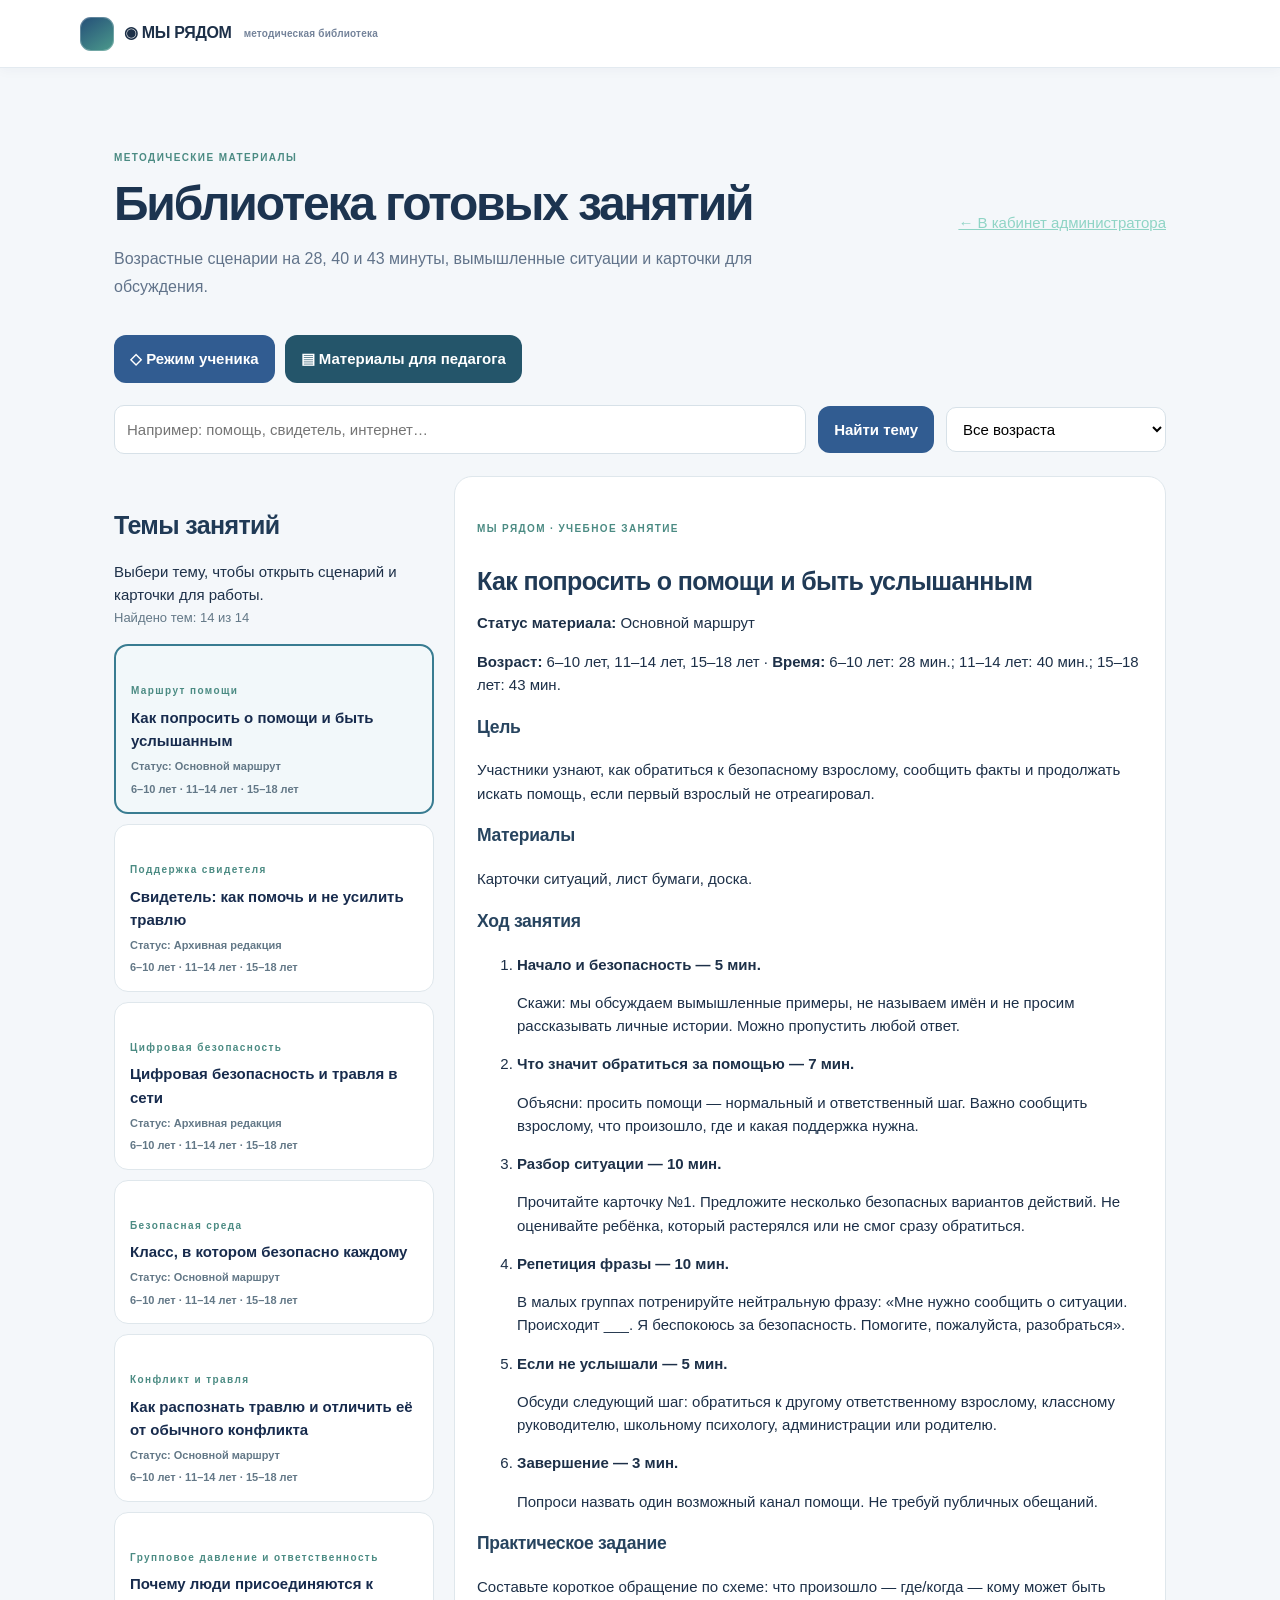
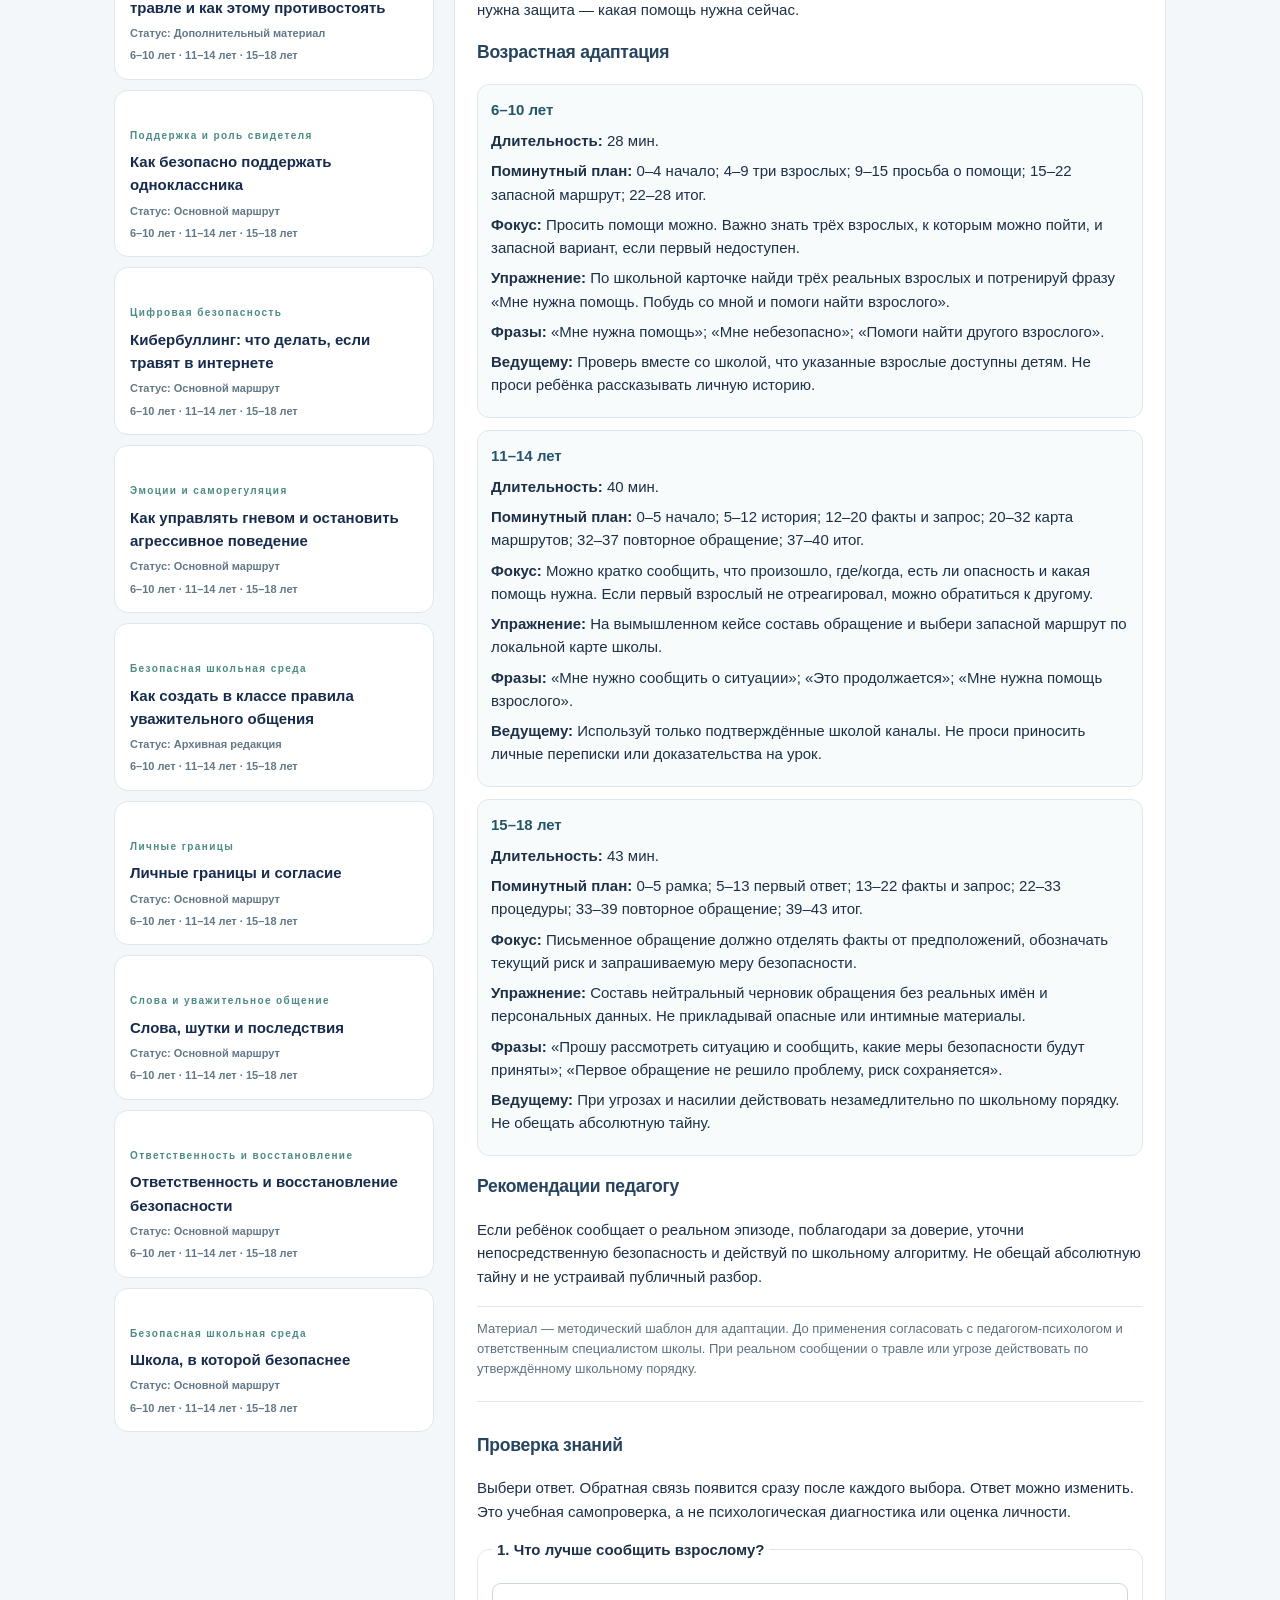
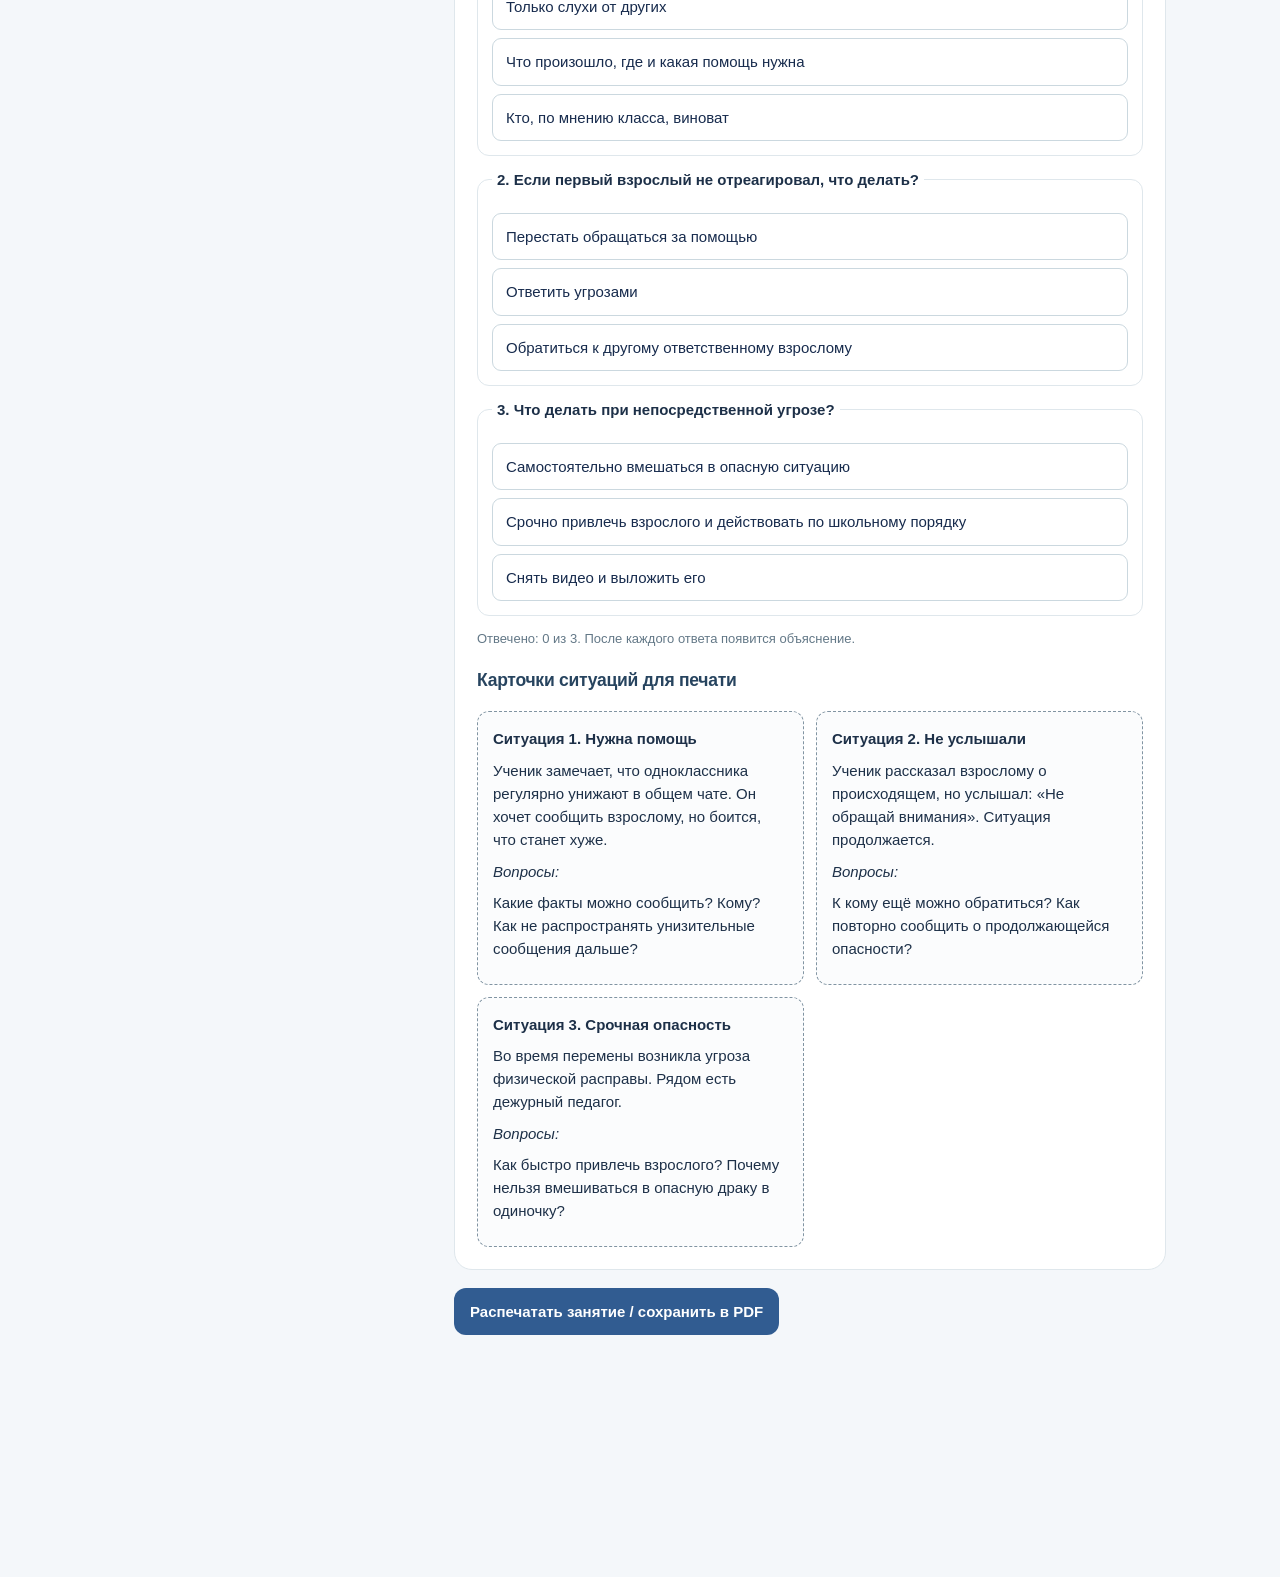
<file: lesson-library.html>
<!doctype html>
<html lang="ru"><head><meta charset="utf-8"><meta name="viewport" content="width=device-width,initial-scale=1"><meta name="theme-color" content="#172b4d"><title>Библиотека занятий — МЫ РЯДОМ</title><link rel="stylesheet" href="./styles.css"><link rel="icon" href="./assets/icon.svg"><style>
.library-wrap{width:min(100% - 32px,1100px);margin:28px auto 70px}.library-head{display:flex;justify-content:space-between;align-items:center;gap:14px;flex-wrap:wrap}.library-tools{display:grid;grid-template-columns:minmax(0,1fr) auto 220px;gap:12px;margin:22px 0;align-items:center}.library-tools input,.library-tools select{width:100%;min-width:0;padding:12px;border:1px solid #d7e1e8;border-radius:10px;font:inherit;background:white}.library-tools button{white-space:nowrap}.library-count{font-size:13px;color:#637887;margin:-10px 0 16px}.mode-switch{display:flex;gap:10px;flex-wrap:wrap;margin:18px 0}.mode-switch button[aria-pressed="true"]{background:#24556a;color:#fff}.student-panel{background:#f7fafb;border:1px solid #dfe7ec;border-radius:16px;padding:18px;margin:14px 0 22px}.student-top{display:flex;gap:12px;align-items:center;flex-wrap:wrap}.student-top select{padding:10px;border:1px solid #cbd8df;border-radius:9px;font:inherit;background:#fff}.student-progress{height:9px;background:#e2eaf0;border-radius:99px;overflow:hidden;margin:10px 0}.student-progress i{display:block;height:100%;background:#32815b;width:0}.student-grid{display:grid;grid-template-columns:repeat(3,minmax(0,1fr));gap:10px;margin:14px 0}.student-card{background:#fff;border:1px solid #dfe7ec;border-radius:12px;padding:13px;text-align:left;display:grid;gap:7px;color:#172b4d;cursor:pointer}.student-card.active{border:2px solid #397c91;background:#f2f8fa}.student-card small{color:#637887}.student-content{background:#fff;border:1px solid #dfe7ec;border-radius:14px;padding:18px;margin-top:14px}.student-content h3{margin-top:18px}.student-task{display:flex;gap:10px;align-items:flex-start;background:#f7fafb;padding:12px;border-radius:10px}.student-complete{margin-top:12px}.student-quiz-option{display:block;width:100%;text-align:left;padding:11px;border:1px solid #cbd8df;border-radius:9px;background:#fff;color:#172b4d;margin:7px 0;cursor:pointer}.student-quiz-option.correct{border-color:#32815b;background:#edf8f1}.student-feedback{padding:10px;border-radius:9px;background:#f1f6f8;margin:8px 0}.student-done{color:#28724b;font-weight:700}@media(max-width:760px){.student-grid{grid-template-columns:1fr 1fr}}@media(max-width:480px){.student-grid{grid-template-columns:1fr}}.lesson-card:focus-visible,.library-tools button:focus-visible{outline:3px solid #8fd4c5;outline-offset:3px}.library-layout{display:grid;grid-template-columns:320px minmax(0,1fr);gap:20px;align-items:start}.lesson-cards{display:grid;gap:10px}.lesson-card{display:grid;gap:7px;text-align:left;background:white;border:1px solid #dfe7ec;border-radius:14px;padding:15px;color:#172b4d;cursor:pointer}.lesson-card.selected{border:2px solid #397c91;background:#f2f8fa}.lesson-card small{color:#637887;line-height:1.4}.lesson-detail{background:white;border:1px solid #dfe7ec;border-radius:18px;padding:22px;min-width:0}.lesson-detail h2{line-height:1.2}.lesson-detail li{margin:12px 0}.print-cards{display:grid;grid-template-columns:1fr 1fr;gap:12px;margin-top:12px}.situation-card{border:1.5px dashed #8194a2;border-radius:12px;padding:15px;background:#fbfcfd;break-inside:avoid}.situation-card p{margin:8px 0}.source-note{font-size:13px;color:#5d7180;border-top:1px solid #e1e8ed;padding-top:12px;margin-top:18px}.library-actions{display:flex;gap:10px;flex-wrap:wrap;margin:18px 0}.library-status{min-height:22px;color:#5d7180;font-size:13px}@media(max-width:760px){.library-layout{grid-template-columns:1fr}.library-tools{grid-template-columns:1fr}.lesson-cards{grid-template-columns:1fr 1fr}.lesson-detail{padding:16px}}@media(max-width:480px){.lesson-cards,.print-cards{grid-template-columns:1fr}}
@media print{body{background:#fff!important;color:#111!important}body>header,.library-head,.library-tools,.mode-switch,main>aside,.library-layout>aside,.library-actions,.library-status{display:none!important}.library-wrap{width:100%;margin:0;padding:0}.library-layout{display:block}.lesson-detail{border:0;padding:0;box-shadow:none}.lesson-print,.situation-card{break-inside:avoid}.lesson-detail h2{font-size:23pt}.lesson-detail h3{font-size:14pt}.lesson-detail p,.lesson-detail li{font-size:11pt}.print-cards{grid-template-columns:1fr 1fr;gap:8mm}.situation-card{border:1px solid #777;background:#fff}}

.quiz-question{border:1px solid #dfe7ec;border-radius:12px;padding:14px;margin:12px 0;min-width:0}.quiz-question legend{font-weight:700;padding:0 5px}.quiz-options{display:grid;gap:8px;margin-top:8px}.quiz-option{font:inherit;text-align:left;padding:11px 13px;border:1px solid #cbd8df;border-radius:9px;background:#fff;color:#172b4d;cursor:pointer}.quiz-option.chosen{border:2px solid #397c91;background:#f2f8fa}.quiz-option.is-correct{border-color:#32815b;background:#edf8f1}.quiz-feedback{padding:10px 12px;border-radius:9px;margin:9px 0 0;font-size:14px}.quiz-feedback.correct{background:#edf8f1;color:#205c3b}.quiz-feedback.incorrect{background:#fff4e8;color:#74430b}.quiz-result{margin:14px 0;padding:14px;border:1px solid #b8d7c5;border-radius:12px;background:#f4faf6}.quiz-progress{font-size:13px;color:#637887}.lesson-quiz-screen{border-top:1px solid #dfe7ec;margin-top:22px;padding-top:12px}.quiz-option:focus-visible{outline:3px solid #8fd4c5;outline-offset:2px}.age-variant{border:1px solid #dfe7ec;border-radius:12px;padding:13px;margin:12px 0;background:#f8fbfc}.age-variant h4{margin:0 0 8px;color:#24556a}.age-variant p{margin:7px 0}
</style></head><body><header><a class="brand" href="./index.html" style="text-decoration:none;color:inherit">◉ МЫ РЯДОМ <small>методическая библиотека</small></a></header><main class="library-wrap"><div class="library-head"><div><span class="kicker">МЕТОДИЧЕСКИЕ МАТЕРИАЛЫ</span><h1>Библиотека готовых занятий</h1><p class="lead">Возрастные сценарии на 28, 40 и 43 минуты, вымышленные ситуации и карточки для обсуждения.</p></div><a href="./admin.html">← В кабинет администратора</a></div><div class="mode-switch"><button type="button" id="showStudent" aria-pressed="false">◇ Режим ученика</button><button type="button" id="showTeacher" aria-pressed="true">▤ Материалы для педагога</button></div><section id="studentMode" class="student-panel" hidden><div class="student-top"><div><span class="kicker">МОЙ УЧЕБНЫЙ МАРШРУТ</span><h2 style="margin:4px 0">Учусь шаг за шагом</h2></div><label>Моя возрастная группа <select id="studentAge"><option>6–10 лет</option><option>11–14 лет</option><option>15–18 лет</option></select></label></div><p>Выбери занятие, прочитай материал, выполни задание и ответь на вопросы. Все 10 направлений собраны в одном маршруте. Можно закрыть приложение и вернуться позже: текущие ответы, задание и завершённые темы сохраняются на этом устройстве. Имя и личные истории вводить не нужно.</p><b id="studentProgressText">Пройдено 0 из 10 направлений</b><div class="student-progress"><i id="studentProgressBar"></i></div><div id="studentLessonCards" class="student-grid"></div><div id="studentLessonContent" class="student-content"><p>Выбери первое занятие, чтобы начать.</p></div></section><div id="teacherMode"><div class="library-tools"><input id="searchLesson" type="search" placeholder="Например: помощь, свидетель, интернет…" aria-label="Поиск занятий"><button type="button" id="searchButton">Найти тему</button><select id="ageFilter" aria-label="Возрастная группа"><option>Все возраста</option><option>6–10 лет</option><option>11–14 лет</option><option>15–18 лет</option></select></div><div class="library-layout"><aside><h2>Темы занятий</h2><p class="admin-muted" style="margin:0 0 12px">Выбери тему, чтобы открыть сценарий и карточки для работы.</p><p id="lessonCount" class="library-count" aria-live="polite">Найдено тем: 4</p><div id="lessonCards" class="lesson-cards">
<button class="lesson-card selected" type="button" data-id="help-route"><span class="kicker">Маршрут помощи</span><b>Как попросить о помощи и быть услышанным</b><small>6–10 · 11–14 · 15–18 лет</small></button>
<button class="lesson-card" type="button" data-id="witness"><span class="kicker">Поддержка свидетеля</span><b>Свидетель: как помочь и не усилить травлю</b><small>6–10 · 11–14 · 15–18 лет</small></button>
<button class="lesson-card" type="button" data-id="digital"><span class="kicker">Цифровая безопасность</span><b>Цифровая безопасность и травля в сети</b><small>6–10 · 11–14 · 15–18 лет</small></button>
<button class="lesson-card" type="button" data-id="safe-climate"><span class="kicker">Безопасная среда</span><b>Класс, в котором безопасно каждому</b><small>6–10 · 11–14 · 15–18 лет</small></button>
</div></aside><section><div id="lessonDetail" class="lesson-detail" aria-live="polite"></div><div class="library-actions"><button type="button" id="printLessonPack">Распечатать занятие / сохранить в PDF</button></div><div id="printStatus" class="library-status" role="status"></div></section></div></div></main><script src="./lesson-library-canonical.js"></script><script src="./lesson-library.js"></script></body></html>
</file>
<file: styles.css>
*{box-sizing:border-box}body{margin:0;background:#f6f8fb;color:#23334d;font-family:Inter,-apple-system,BlinkMacSystemFont,"Segoe UI",Arial,sans-serif;padding-bottom:80px}button{font:inherit;cursor:pointer;border:0;border-radius:12px;padding:12px 16px;background:#315c91;color:white;font-weight:700}a{color:#8fd4c5}.brand{background:white;color:#172b4d;text-align:left;border-radius:0;padding:12px 20px;font-size:15px}.brand small{display:block;color:#74839a;font-size:10px}header{height:62px;background:white;display:flex;justify-content:space-between;align-items:center;padding:0 max(15px,calc((100% - 1080px)/2));position:sticky;top:0;z-index:5;border-bottom:1px solid #e3eaf0}main{max-width:1080px;margin:auto;padding:20px}.page{display:none}.page.active{display:block}.hero{background:linear-gradient(120deg,#172b4d,#315c91);border-radius:25px;padding:38px;color:white}.hero>span,.kicker{font-size:10px;letter-spacing:.16em;font-weight:800;color:#7c9bb4}.hero>span{color:#b9d6e8}.hero h1{font-size:clamp(38px,7vw,62px);line-height:1.02;margin:17px 0}.hero em{color:#a8e0d3;font-style:normal}.hero p,.lead{line-height:1.65;color:#66768c;max-width:700px}.hero p{color:#e2eaf4}.hero button{margin:10px 6px 0 0;background:white;color:#172b4d}.hero .ghost,.ghost{background:transparent;color:inherit;border:1px solid #b8c5d5}h1{font-size:clamp(32px,5vw,48px);letter-spacing:-.04em;margin:12px 0}h2{font-size:25px;margin:30px 0 15px}.grid{display:grid;grid-template-columns:repeat(3,1fr);gap:12px;margin:15px 0}.tile,.panel,.steps article{background:white;border:1px solid #e3eaf0;border-radius:17px;padding:20px;color:#23334d}.tile{text-align:left;min-height:130px}.tile b{font-size:16px}.tile p,.steps p,.notice p{font-size:13px;line-height:1.6;color:#65748b}.ages{display:flex;gap:8px;flex-wrap:wrap}.ages button,.tabs button{background:#f3f6f9;color:#34516e}.ages .chosen,.tabs .chosen{background:#dff3ef;color:#216b64;border:1px solid #8fd4c5}.panel{margin:18px 0}.notice{background:#fff2e2;border:1px solid #f5dfc4;padding:20px;border-radius:17px;margin:22px 0}.steps{display:grid;gap:11px;max-width:820px}.steps article b{display:block;margin-bottom:8px}.steps article p{margin:0}.tabs{display:flex;gap:8px;flex-wrap:wrap;margin:20px 0}.tabs button{border:0}.urgent{background:#9c3d45;color:white;border-radius:18px;padding:20px;display:flex;gap:15px;align-items:center;justify-content:space-between;flex-wrap:wrap}.urgent strong{font-size:42px}.urgent p{font-size:13px;color:#ffe8e9;max-width:480px}.urgent a{background:white;color:#9c3d45;padding:11px 14px;border-radius:12px;text-decoration:none;font-weight:800}.dark{background:#172b4d;color:white}.dark span{font-size:10px;letter-spacing:.12em;color:#b7d5e5}.bigphone{font-size:34px;font-weight:900}.dark a{color:#bce7dc}.bar{height:8px;background:#dbe5e9;border-radius:20px;margin:12px 0;overflow:hidden}.bar i{display:block;height:100%;width:0;background:#438f83}.module{background:white;border:1px solid #e3eaf0;border-radius:16px;padding:16px;text-align:left;color:#23334d;min-height:140px}.module small{color:#43867d}.module b{display:block;margin:8px 0}.module p{font-size:12px;color:#65748b;line-height:1.5}.choice{display:block;width:100%;text-align:left;background:#f5f8fb;color:#23334d;border:1px solid #dce5ec;margin:8px 0}.choice.selected{background:#e6f5f0;border:2px solid #438f83}.feedback{background:#edf6f3;border-radius:12px;padding:15px;margin:12px 0;font-size:13px;line-height:1.6}.nav{background:white;color:#7a8798;border-radius:0;flex:1;max-width:120px;padding:9px 2px;display:flex;flex-direction:column;align-items:center;gap:2px;font-size:19px}.nav small{font-size:10px}.nav.chosen{color:#245b91}nav{position:fixed;bottom:0;left:0;right:0;height:68px;background:white;border-top:1px solid #e3eaf0;display:flex;justify-content:center;z-index:8;padding-bottom:env(safe-area-inset-bottom)}small{font-size:11px;color:#718096}.kicker{display:block;margin-top:22px}.source-note{font-size:11px;color:#718096}@media(max-width:700px){main{padding:14px}.grid{grid-template-columns:repeat(2,1fr);gap:8px}.tile,.panel{padding:15px}.hero{padding:27px 22px}.hero h1{font-size:44px}.nav{min-width:0}.nav small{font-size:9px}}@media(max-width:390px){.grid{grid-template-columns:1fr}.ages button{flex:1;font-size:11px;padding:10px 6px}}
.lesson-points{padding-left:24px;line-height:1.75;color:#43536b}.lesson-points li{padding:0 0 12px 4px}.scenario h3{margin-top:24px}.notice p{line-height:1.7}.module:focus-visible,.choice:focus-visible,button:focus-visible{outline:3px solid #8fd4c5;outline-offset:3px}

/* Кабинет школы: ровная сетка календаря и читабельная типографика */
.cabinet-head{max-width:760px;margin:4px auto 20px}.cabinet-head h2{margin:8px 0 10px;font-size:clamp(23px,3vw,30px);line-height:1.2}.cabinet-head>p{max-width:680px;line-height:1.65;color:#65748b;margin:0}.calendar-panel{padding:clamp(16px,3vw,26px);overflow:hidden}.calendar-heading{display:flex;align-items:center;justify-content:space-between;gap:16px;margin-bottom:12px}.calendar-heading h3{margin:0 0 5px;font-size:20px}.calendar-heading .source-note{margin:0;line-height:1.5}.calendar-counter{flex:0 0 auto;min-width:68px;text-align:center;background:#edf5f5;border-radius:14px;padding:8px 12px;color:#315c70}.calendar-counter strong{font-size:25px;display:block;line-height:1.1}.calendar-counter span{font-size:11px;color:#718096}.calendar-progress{height:7px;border-radius:20px;background:#e8eef2;overflow:hidden;margin:14px 0 18px}.calendar-progress i{display:block;height:100%;background:#438f83;border-radius:20px;transition:width .2s}.calendar-list{display:grid;grid-template-columns:repeat(2,minmax(0,1fr));gap:12px}.calendar-item{min-width:0;border:1px solid #e1e9ef;background:#fbfcfd;border-radius:15px;padding:15px;display:flex;flex-direction:column;gap:12px;transition:border-color .2s,background .2s}.calendar-item.is-done{border-color:#a8d7cc;background:#f1f8f6}.calendar-check{display:flex;align-items:center;gap:8px;cursor:pointer;min-height:24px}.calendar-check input{width:17px;height:17px;accent-color:#438f83;flex:0 0 auto}.calendar-status{font-size:11px;font-weight:700;color:#718096}.calendar-item.is-done .calendar-status{color:#287366}.calendar-copy{min-width:0}.calendar-month{display:block;color:#43867d;font-size:11px;font-weight:800;letter-spacing:.06em;text-transform:uppercase;margin-bottom:5px}.calendar-copy b{display:block;color:#263b55;font-size:15px;line-height:1.35;overflow-wrap:anywhere}.calendar-copy p{font-size:12px;line-height:1.55;color:#68788d;margin:8px 0 0;overflow-wrap:anywhere}.reset-calendar{margin-top:16px}.doc-viewer{display:none;position:fixed;inset:0;z-index:30;align-items:center;justify-content:center;padding:18px}.doc-viewer.open{display:flex}.doc-backdrop{position:absolute;inset:0;background:rgba(16,32,52,.58);backdrop-filter:blur(3px)}.doc-dialog{position:relative;z-index:1;width:min(900px,100%);max-height:min(88dvh,900px);background:#fff;border-radius:20px;box-shadow:0 24px 80px rgba(10,25,45,.25);display:flex;flex-direction:column;overflow:hidden}.doc-toolbar{position:sticky;top:0;background:#fff;border-bottom:1px solid #e6edf1;padding:14px 20px;display:flex;align-items:center;justify-content:space-between;gap:16px}.doc-toolbar .kicker{margin:0 0 4px}.doc-toolbar h2{font-size:19px;line-height:1.25;margin:0;color:#203650}.doc-close{width:38px;height:38px;padding:0;border-radius:50%;background:#eef3f6;color:#34516e;font-size:25px;flex:0 0 auto}.doc-body{padding:22px clamp(18px,4vw,42px);overflow:auto;overscroll-behavior:contain;line-height:1.7;color:#34465e}.doc-body h1,.doc-body h2,.doc-body h3{color:#203650;line-height:1.25;letter-spacing:-.02em}.doc-body h1{font-size:27px}.doc-body h2{font-size:22px;margin:26px 0 10px}.doc-body h3{font-size:17px;margin:20px 0 8px}.doc-body p,.doc-body li{font-size:14px;line-height:1.75}.doc-body li{padding:2px 0}.doc-body a{color:#286c83;text-decoration:underline}.doc-body code{background:#f0f4f6;padding:2px 5px;border-radius:5px}.doc-body hr{border:0;border-top:1px solid #e3eaf0;margin:20px 0}.doc-footer{border-top:1px solid #e6edf1;padding:12px 20px;display:flex;align-items:center;justify-content:space-between;gap:12px;background:#fbfcfd}.doc-footer span{font-size:11px;color:#718096}.doc-footer button{padding:9px 14px}.doc-open{overflow:hidden}
@media(max-width:620px){.calendar-list{grid-template-columns:1fr}.calendar-item{padding:14px}.doc-viewer{padding:0;align-items:flex-end}.doc-dialog{width:100%;max-height:94dvh;border-radius:20px 20px 0 0}.doc-toolbar{padding:12px 16px}.doc-body{padding:18px 18px 26px}.doc-footer{padding:10px 16px}.calendar-heading h3{font-size:18px}}

/* Единая визуальная система проекта — версия 0.9 */
:root{--ink:#1d3048;--muted:#68788d;--line:#e4ebf1;--brand:#234d78;--teal:#3f8b80;--surface:#fff;--soft:#f3f7f9;--shadow:0 10px 30px rgba(28,54,79,.07)}
html{scroll-behavior:smooth}body{background:#f4f7fa;color:var(--ink);font-size:15px;line-height:1.55}body.doc-open{overflow:hidden}
body>header{height:68px;box-shadow:0 2px 12px rgba(23,43,77,.04);padding-inline:max(18px,calc((100% - 1120px)/2))}
.brand{display:flex;align-items:center;gap:10px;font-size:16px;font-weight:850;letter-spacing:-.02em;padding:8px 0}.brand:before{content:"";display:block;width:34px;height:34px;border-radius:11px;background:linear-gradient(145deg,#244e78,#4c9b8c);box-shadow:inset 0 0 0 1px rgba(255,255,255,.25)}.brand small{font-size:10px;font-weight:600;letter-spacing:.02em;margin-left:2px}
main{max-width:1120px;padding:28px 22px 42px}.page{animation:pageIn .22s ease both}@keyframes pageIn{from{opacity:.45;transform:translateY(5px)}to{opacity:1;transform:none}}
h1{color:#1c3450;font-weight:820;line-height:1.08;letter-spacing:-.045em}h2{color:#203a56;font-weight:780;letter-spacing:-.025em}h3{color:#27445f;letter-spacing:-.015em}.kicker{color:#4b8b83;font-size:10px;letter-spacing:.14em}.lead{font-size:16px;line-height:1.75;color:#61738a}
.hero{position:relative;overflow:hidden;border-radius:28px;padding:clamp(30px,5vw,58px);box-shadow:0 18px 44px rgba(24,51,79,.14);background:radial-gradient(circle at 88% 15%,rgba(145,220,202,.22),transparent 30%),linear-gradient(125deg,#172d4b 0%,#285b83 100%)}.hero:after{content:"";position:absolute;width:240px;height:240px;border:1px solid rgba(255,255,255,.11);border-radius:50%;right:-75px;bottom:-125px;box-shadow:0 0 0 26px rgba(255,255,255,.035),0 0 0 54px rgba(255,255,255,.025)}.hero h1{font-size:clamp(42px,7vw,68px);letter-spacing:-.055em}.hero p{font-size:15px;max-width:610px;line-height:1.75}.hero button{position:relative;z-index:1;border-radius:13px;padding:13px 18px;box-shadow:0 4px 12px rgba(0,0,0,.08)}
button{border-radius:12px;transition:transform .16s ease,box-shadow .16s ease,background .16s ease}button:hover{transform:translateY(-1px);box-shadow:0 5px 14px rgba(28,54,79,.1)}button:active{transform:translateY(0)}.ghost{background:#fff;color:#315675;border:1px solid #cbd8e2}
.grid{gap:14px}.tile,.panel,.steps article{border:1px solid var(--line);border-radius:19px;box-shadow:0 3px 12px rgba(28,54,79,.025)}.tile{padding:21px;min-height:145px;background:linear-gradient(180deg,#fff,#fcfdfe)}.tile b{color:#24415f;line-height:1.4}.tile p{font-size:13px;line-height:1.65}.panel{padding:23px;margin:18px 0}.notice{border-radius:18px;padding:20px 22px}.steps article{padding:21px}.steps article b{color:#294966}.ages button,.tabs button{border-radius:11px;padding:10px 14px;font-size:13px}.ages .chosen,.tabs .chosen{box-shadow:inset 0 0 0 1px #9acfc3}
/* Вкладки взрослых как единая панель */
.tabs{display:flex;gap:7px;flex-wrap:nowrap;overflow-x:auto;padding:5px 2px 12px;margin:18px 0 12px;scrollbar-width:thin;scrollbar-color:#cbd9e1 transparent}.tabs button{flex:0 0 auto;white-space:nowrap;background:#eaf0f4;color:#435c73;border:1px solid transparent}.tabs button.chosen{background:#e1f2ee;color:#246b62;border-color:#a9d9cf}.tabs+#adultText{min-height:220px}.tabs+#adultText>h2:first-child{margin-top:2px}
/* Календарь: одинаковая высота карточек и стабильные переносы */
.cabinet-head{max-width:none;padding:4px 2px 8px}.cabinet-head .kicker{margin:0}.cabinet-head h2{font-size:clamp(25px,3vw,32px);margin:8px 0}.calendar-panel{box-shadow:var(--shadow);padding:clamp(17px,3vw,28px)}.calendar-heading{align-items:center}.calendar-list{align-items:stretch}.calendar-item{min-height:180px;justify-content:space-between;gap:14px;padding:17px;background:#fff}.calendar-copy{display:flex;flex-direction:column;align-items:flex-start}.calendar-copy b{font-size:15px;line-height:1.4;max-width:100%;overflow-wrap:break-word}.calendar-copy p{font-size:12px;line-height:1.65;margin-top:9px}.calendar-check{padding:7px 9px;background:#f1f5f7;border-radius:9px;align-self:flex-start}.calendar-item.is-done .calendar-check{background:#e7f4f0}.calendar-counter{min-width:76px}.calendar-counter strong{font-variant-numeric:tabular-nums}.calendar-progress{height:8px}.reset-calendar{margin-top:18px}.lesson-points{line-height:1.8}.lesson-points li{padding-bottom:10px}
/* Документы — читаемая библиотека внутри приложения */
.doc-viewer{padding:22px}.doc-dialog{width:min(920px,100%);max-height:min(90dvh,940px);border:1px solid rgba(255,255,255,.55);border-radius:22px;box-shadow:0 28px 90px rgba(7,22,39,.34)}.doc-toolbar{padding:17px 24px;background:linear-gradient(180deg,#fff,#fbfdfe)}.doc-toolbar h2{font-size:20px}.doc-body{padding:26px clamp(22px,5vw,58px);max-width:100%;overscroll-behavior:contain}.doc-body h1{font-size:30px;margin:8px 0 20px}.doc-body h2{font-size:22px;margin:30px 0 12px;padding-bottom:8px;border-bottom:1px solid #edf1f4}.doc-body h3{font-size:17px;margin:23px 0 9px}.doc-body p,.doc-body li{font-size:14px;line-height:1.85;color:#40536a}.doc-body p{margin:10px 0 14px}.doc-body ul,.doc-body ol{padding-left:25px;margin:10px 0 18px}.doc-body li{padding:4px 0}.doc-footer{padding:13px 22px}.doc-footer button{background:#edf3f6;color:#315675;border:1px solid #d8e2e9}.doc-close{display:grid;place-items:center}.doc-loading{color:#718096}
nav{height:74px;box-shadow:0 -5px 22px rgba(23,43,77,.045);border-top:1px solid #e7edf2;padding-bottom:env(safe-area-inset-bottom)}.nav{font-size:20px;gap:3px}.nav small{font-size:10px;font-weight:650}.nav.chosen{color:#2d7b75}.nav.chosen:before{content:"";width:22px;height:3px;border-radius:5px;background:#55a093;position:absolute;top:0}
.urgent{border-radius:20px;box-shadow:var(--shadow)}.dark{border-radius:20px}.module{border-radius:17px;box-shadow:0 3px 12px rgba(28,54,79,.035)}
@media(max-width:700px){body>header{height:62px;padding-inline:16px}main{padding:17px 14px 30px}.hero{border-radius:22px;padding:29px 22px}.hero h1{font-size:clamp(42px,12vw,54px)}.grid{gap:9px}.tile{padding:16px;min-height:132px}.panel{padding:17px;margin:14px 0}.tabs{margin-inline:-2px;padding-left:2px}.calendar-list{grid-template-columns:1fr}.calendar-item{min-height:0;padding:15px}.doc-viewer{padding:0}.doc-dialog{max-height:95dvh;border-radius:20px 20px 0 0}.doc-toolbar{padding:13px 17px}.doc-body{padding:20px 19px 30px}.doc-body h1{font-size:25px}.doc-body h2{font-size:20px}.doc-footer{padding:11px 16px}nav{height:70px}.nav{padding:8px 1px}.nav small{font-size:9px}}
@media(max-width:390px){.hero{padding:25px 18px}.hero button{width:100%;margin:8px 0 0}.calendar-heading{align-items:flex-start}.calendar-counter{min-width:64px;padding:7px 9px}.brand small{display:none}}


/* Десктопная компоновка: кабинет и календарь без вложенных карточек и скачущих строк */
@media (min-width: 701px) {
  main { width: min(100% - 48px, 1160px); padding: 32px 24px 52px; }
  #adults > h1 { margin-bottom: 8px; }
  .tabs { flex-wrap: wrap; overflow: visible; align-items: center; gap: 9px; padding: 8px 0 14px; }
  .tabs button { white-space: normal; min-height: 42px; }
  #adultText { min-width: 0; }
  #adultText.cabinet-view { background: transparent; border: 0; box-shadow: none; padding: 0; margin: 12px 0 24px; overflow: visible; }
  #adultText.cabinet-view > .cabinet-head { max-width: 820px; margin: 8px 0 22px; }
  #adultText.cabinet-view > .panel { margin: 0 0 20px; padding: 26px 28px; }
  #adultText.cabinet-view > .calendar-panel { padding: 26px 28px; }
  .calendar-heading { align-items: center; }
  .calendar-heading > div:first-child { min-width: 0; }
  .calendar-heading h3 { line-height: 1.3; }
  .calendar-heading .source-note { max-width: 620px; }
  .calendar-list { grid-template-columns: repeat(2, minmax(0, 1fr)); gap: 14px; align-items: stretch; }
  .calendar-item { min-width: 0; min-height: 205px; height: 100%; padding: 18px 19px; justify-content: flex-start; gap: 15px; }
  .calendar-check { align-self: flex-start; max-width: 100%; }
  .calendar-status { line-height: 1.35; }
  .calendar-copy { width: 100%; }
  .calendar-copy b { max-width: 100%; overflow-wrap: anywhere; }
  .calendar-copy p { max-width: 58ch; }
  #adultText.cabinet-view > .panel:not(.calendar-panel) { max-width: 100%; }
  #adultText.cabinet-view .lesson-points { max-width: 90ch; }
  .doc-dialog { width: min(980px, calc(100vw - 80px)); }
}
@media (min-width: 1180px) {
  .calendar-list { grid-template-columns: repeat(2, minmax(0, 1fr)); }
}
@media (min-width: 701px) and (max-width: 900px) {
  main { width: min(100% - 28px, 100%); padding-inline: 14px; }
  .tabs { gap: 7px; }
  .tabs button { padding: 9px 11px; font-size: 12px; }
  #adultText.cabinet-view > .panel { padding: 21px; }
}


/* Версия 1.1 — единая адаптивная сетка для телефона, планшета и компьютера */
#adultText.cabinet-view{width:100%;max-width:none;min-width:0}
#adultText.cabinet-view>.cabinet-head{width:100%;max-width:900px;margin:8px 0 22px}
#adultText.cabinet-view>.panel{width:100%;min-width:0}
#adultText.cabinet-view>.calendar-panel{padding:clamp(16px,2.2vw,28px)}
.calendar-heading{min-width:0;align-items:flex-start}
.calendar-heading>div:first-child{flex:1 1 auto;min-width:0}
.calendar-heading h3{font-size:clamp(18px,1.7vw,22px);line-height:1.3;overflow-wrap:anywhere}
.calendar-heading .source-note{max-width:65ch}
.calendar-counter{width:82px;min-width:82px}
.calendar-list{display:grid;grid-template-columns:repeat(2,minmax(0,1fr));align-items:stretch;gap:14px}
.calendar-item{height:auto;min-height:190px;min-width:0;display:grid;grid-template-rows:auto 1fr;align-content:start;gap:14px;padding:18px}
.calendar-check{width:fit-content;max-width:100%;min-width:0;display:flex;flex-wrap:wrap;align-items:center;gap:8px;padding:7px 10px;border-radius:9px;background:#f2f6f8}
.calendar-check input{margin:0}
.calendar-status{white-space:normal;overflow-wrap:anywhere}
.calendar-copy{width:100%;min-width:0}
.calendar-copy b,.calendar-copy p{max-width:100%;overflow-wrap:break-word;word-break:normal}
.calendar-copy p{font-size:13px;line-height:1.6}
.calendar-item.is-done .calendar-check{background:#e8f4f0}
#adultText.cabinet-view>.panel:not(.calendar-panel){padding:clamp(18px,2.2vw,28px)}
#adultText.cabinet-view>.panel h3{margin-top:0;line-height:1.35}
#adultText.cabinet-view .lesson-points{max-width:88ch}

/* Читабельная библиотека документов: ограниченная ширина строки, таблицы и списки */
.doc-viewer{padding:clamp(10px,2.5vw,28px)}
.doc-dialog{width:min(960px,calc(100vw - 48px));max-height:min(90vh,900px);max-height:min(90dvh,900px)}
.doc-toolbar{flex:0 0 auto}
.doc-toolbar>div{min-width:0}
.doc-toolbar h2{overflow-wrap:anywhere}
.doc-body{width:100%;max-width:none;min-width:0;padding:clamp(20px,3vw,42px) clamp(18px,5vw,64px);font-size:15px;line-height:1.75;overflow-x:auto}
.doc-body>*{max-width:78ch;margin-left:auto;margin-right:auto}
.doc-body h1,.doc-body h2,.doc-body h3{max-width:78ch}
.doc-body h1{font-size:clamp(24px,3vw,31px);margin-top:4px;margin-bottom:22px}
.doc-body h2{font-size:clamp(19px,2.2vw,23px);margin-top:30px;padding-bottom:9px;border-bottom:1px solid #e8eef2}
.doc-body h3{font-size:17px;margin-top:22px}
.doc-body p,.doc-body li{font-size:14px;line-height:1.8;overflow-wrap:anywhere}
.doc-body p{margin-top:10px;margin-bottom:14px}
.doc-body ul,.doc-body ol{padding-left:25px;margin-top:10px;margin-bottom:18px}
.doc-body li{padding:3px 0}
.doc-body blockquote{max-width:78ch;margin:18px auto;padding:12px 18px;border-left:4px solid #79b6aa;background:#f2f7f6;border-radius:0 10px 10px 0;color:#435a6e}
.doc-body table{display:block;width:100%;max-width:100%;overflow-x:auto;border-collapse:collapse;border-spacing:0;margin:18px auto;font-size:13px}
.doc-body th,.doc-body td{border:1px solid #dfe7ed;padding:10px 12px;text-align:left;vertical-align:top;min-width:110px}
.doc-body th{background:#eef4f6;color:#29445e;font-weight:750}
.doc-body tr:nth-child(even) td{background:#fafcfd}
.doc-body hr{max-width:78ch}
.doc-footer{flex:0 0 auto}
@media(min-width:1200px){.calendar-list{grid-template-columns:repeat(3,minmax(0,1fr))}.calendar-item{min-height:205px}}
@media(min-width:701px) and (max-width:1050px){.calendar-list{grid-template-columns:repeat(2,minmax(0,1fr))}.calendar-item{min-height:190px}}
@media(max-width:700px){
 .calendar-list{grid-template-columns:1fr;gap:10px}
 .calendar-item{min-height:0;padding:15px;gap:11px}
 .calendar-heading{align-items:center}
 .calendar-counter{width:70px;min-width:70px}
 .doc-viewer{padding:0;align-items:flex-end}
 .doc-dialog{width:100%;max-height:95dvh;border-radius:20px 20px 0 0}
 .doc-body{padding:20px 18px 30px}
 .doc-body>*{max-width:100%}
 .doc-body table{font-size:12px}
}
@media(prefers-reduced-motion:reduce){.page{animation:none}html{scroll-behavior:auto}}


/* v1.17: prevent overlap in the learning progress panel */
.learning-route-link{display:block;width:100%;min-width:0;margin-top:16px;text-decoration:none;white-space:normal;overflow-wrap:anywhere;line-height:1.5;min-height:0;padding:18px 20px}
.learning-route-link b,.learning-route-link small{display:block;white-space:normal;overflow-wrap:anywhere}
.learning-route-link b{line-height:1.4;margin-bottom:7px}
.learning-route-link small{font-size:13px;line-height:1.55;color:#65748b}
.progress-reset{display:block;max-width:100%;white-space:normal;line-height:1.4;text-align:center;margin-top:14px}
@media(max-width:700px){.learning-route-link{padding:16px;margin-top:14px}.progress-reset{width:100%}}
</file>
